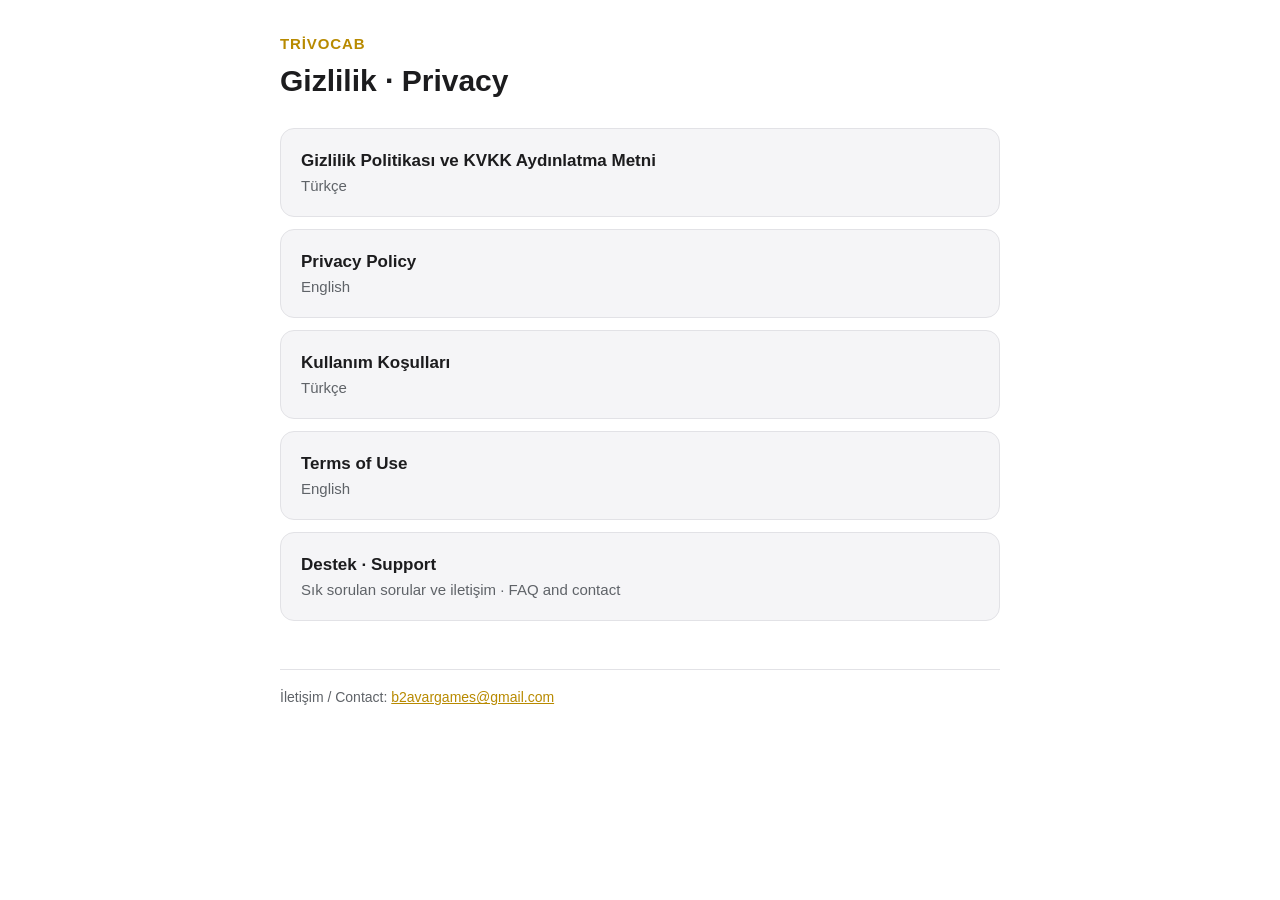
<file: index.html>
<!DOCTYPE html>
<html lang="tr">
<head>
<meta charset="utf-8">
<meta name="viewport" content="width=device-width, initial-scale=1">
<title>Trivocab – Gizlilik ve Destek / Privacy and Support</title>
<link rel="stylesheet" href="style.css">
</head>
<body>
<main>
<header>
  <div class="brand">Trivocab</div>
  <h1>Gizlilik · Privacy</h1>
</header>
<a class="choice" href="tr.html">Gizlilik Politikası ve KVKK Aydınlatma Metni<span>Türkçe</span></a>
<a class="choice" href="en.html">Privacy Policy<span>English</span></a>
<a class="choice" href="terms-tr.html">Kullanım Koşulları<span>Türkçe</span></a>
<a class="choice" href="terms-en.html">Terms of Use<span>English</span></a>
<a class="choice" href="support.html">Destek · Support<span>Sık sorulan sorular ve iletişim · FAQ and contact</span></a>
<footer>İletişim / Contact: <a href="mailto:b2avargames@gmail.com">b2avargames@gmail.com</a></footer>
</main>
</body>
</html>
</file>
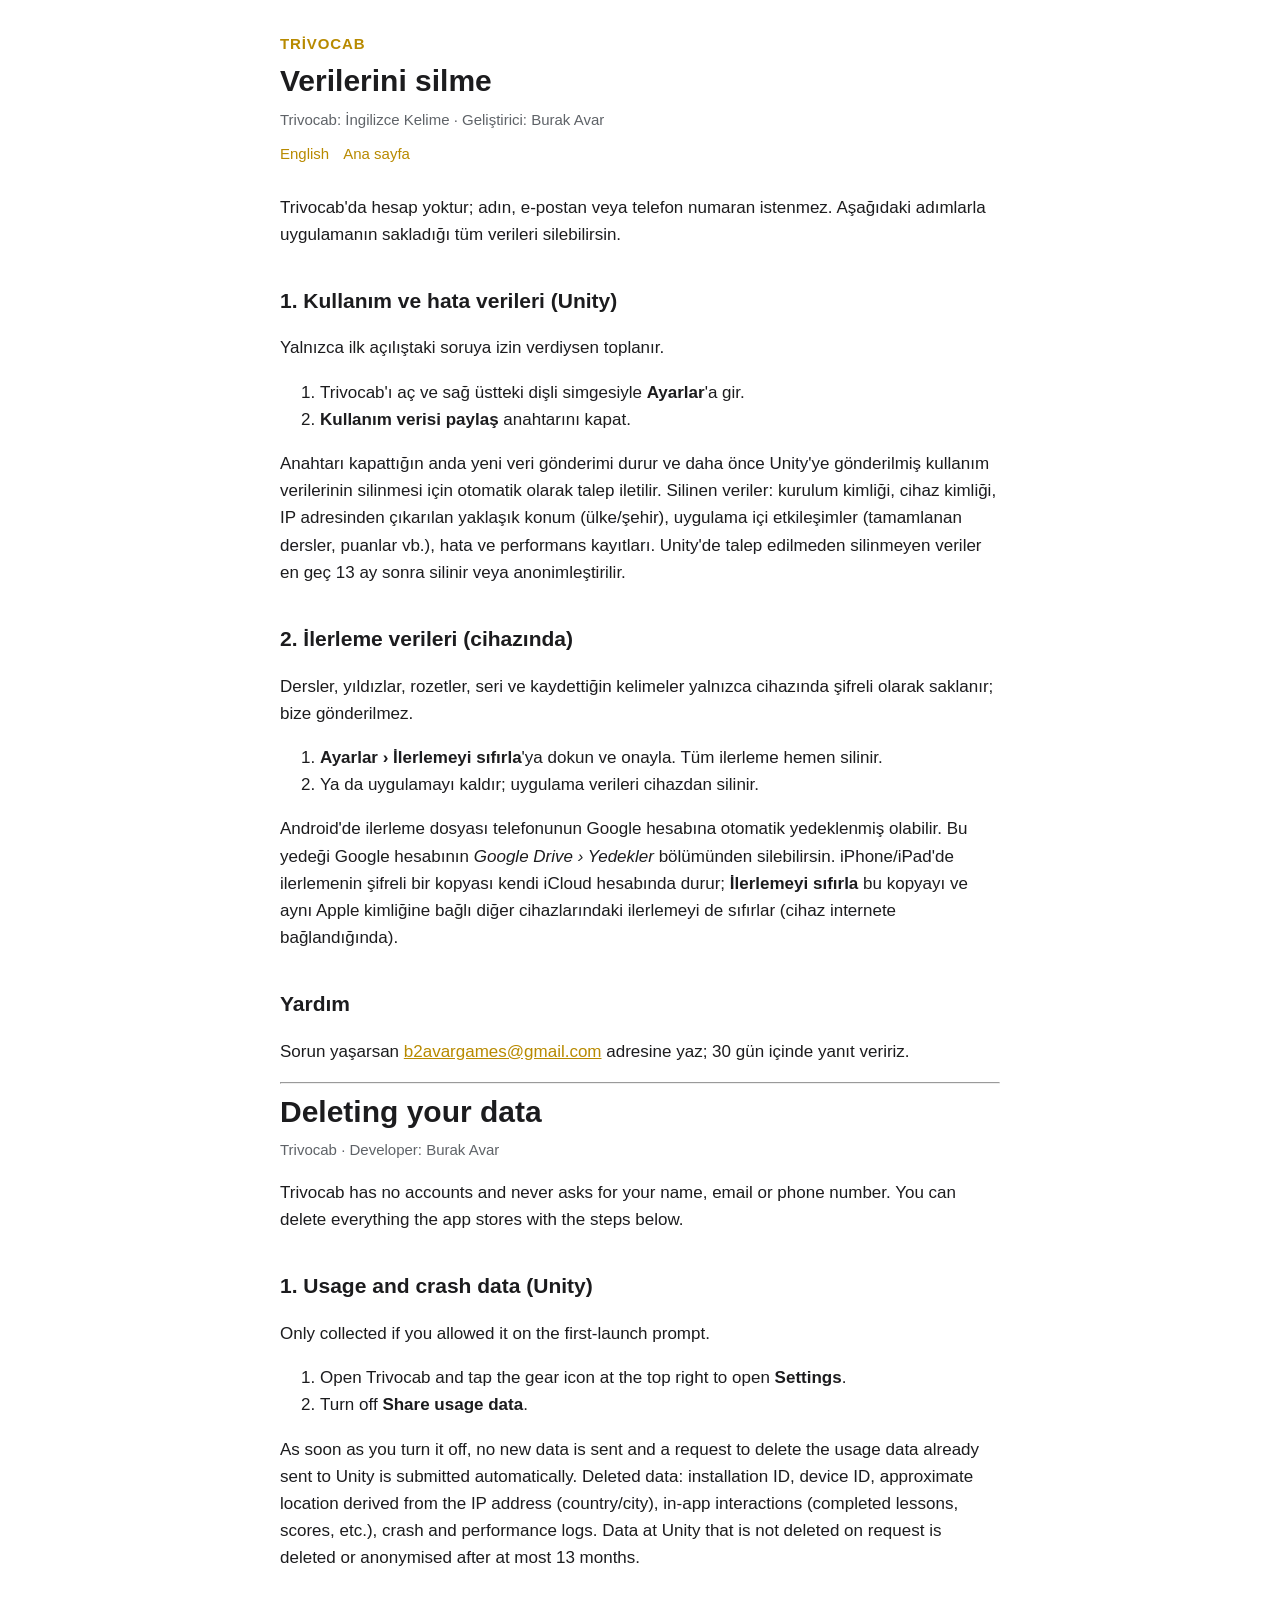
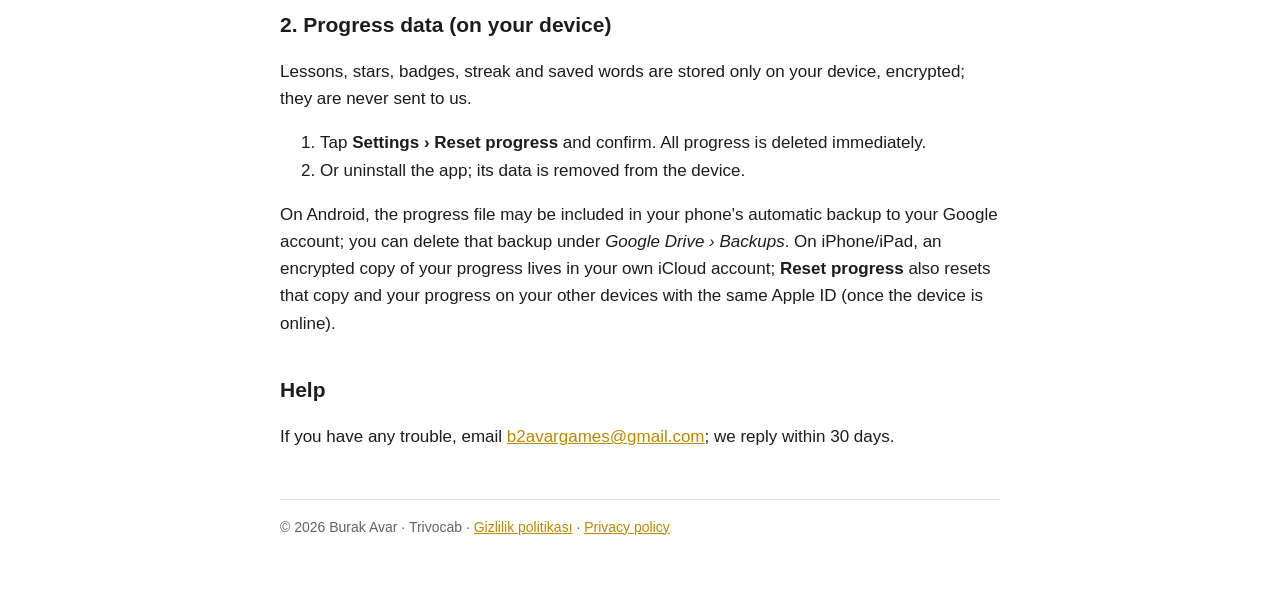
<file: delete.html>
<!DOCTYPE html>
<html lang="tr">
<head>
<meta charset="utf-8">
<meta name="viewport" content="width=device-width, initial-scale=1">
<title>Trivocab – Veri silme / Data deletion</title>
<link rel="stylesheet" href="style.css">
</head>
<body>
<main>
<header>
  <div class="brand">Trivocab</div>
  <h1>Verilerini silme</h1>
  <div class="meta">Trivocab: İngilizce Kelime · Geliştirici: Burak Avar</div>
  <div class="lang"><a href="#en">English</a><a href="index.html">Ana sayfa</a></div>
</header>

<p>Trivocab'da hesap yoktur; adın, e-postan veya telefon numaran istenmez. Aşağıdaki adımlarla uygulamanın sakladığı tüm verileri silebilirsin.</p>

<h2>1. Kullanım ve hata verileri (Unity)</h2>
<p>Yalnızca ilk açılıştaki soruya izin verdiysen toplanır.</p>
<ol>
  <li>Trivocab'ı aç ve sağ üstteki dişli simgesiyle <strong>Ayarlar</strong>'a gir.</li>
  <li><strong>Kullanım verisi paylaş</strong> anahtarını kapat.</li>
</ol>
<p>Anahtarı kapattığın anda yeni veri gönderimi durur ve daha önce Unity'ye gönderilmiş kullanım verilerinin silinmesi için otomatik olarak talep iletilir. Silinen veriler: kurulum kimliği, cihaz kimliği, IP adresinden çıkarılan yaklaşık konum (ülke/şehir), uygulama içi etkileşimler (tamamlanan dersler, puanlar vb.), hata ve performans kayıtları. Unity'de talep edilmeden silinmeyen veriler en geç 13 ay sonra silinir veya anonimleştirilir.</p>

<h2>2. İlerleme verileri (cihazında)</h2>
<p>Dersler, yıldızlar, rozetler, seri ve kaydettiğin kelimeler yalnızca cihazında şifreli olarak saklanır; bize gönderilmez.</p>
<ol>
  <li><strong>Ayarlar › İlerlemeyi sıfırla</strong>'ya dokun ve onayla. Tüm ilerleme hemen silinir.</li>
  <li>Ya da uygulamayı kaldır; uygulama verileri cihazdan silinir.</li>
</ol>
<p>Android'de ilerleme dosyası telefonunun Google hesabına otomatik yedeklenmiş olabilir. Bu yedeği Google hesabının <em>Google Drive › Yedekler</em> bölümünden silebilirsin. iPhone/iPad'de ilerlemenin şifreli bir kopyası kendi iCloud hesabında durur; <strong>İlerlemeyi sıfırla</strong> bu kopyayı ve aynı Apple kimliğine bağlı diğer cihazlarındaki ilerlemeyi de sıfırlar (cihaz internete bağlandığında).</p>

<h2>Yardım</h2>
<p>Sorun yaşarsan <a href="mailto:b2avargames@gmail.com?subject=Trivocab%20veri%20silme">b2avargames@gmail.com</a> adresine yaz; 30 gün içinde yanıt veririz.</p>

<hr id="en">

<h1>Deleting your data</h1>
<div class="meta">Trivocab · Developer: Burak Avar</div>

<p>Trivocab has no accounts and never asks for your name, email or phone number. You can delete everything the app stores with the steps below.</p>

<h2>1. Usage and crash data (Unity)</h2>
<p>Only collected if you allowed it on the first-launch prompt.</p>
<ol>
  <li>Open Trivocab and tap the gear icon at the top right to open <strong>Settings</strong>.</li>
  <li>Turn off <strong>Share usage data</strong>.</li>
</ol>
<p>As soon as you turn it off, no new data is sent and a request to delete the usage data already sent to Unity is submitted automatically. Deleted data: installation ID, device ID, approximate location derived from the IP address (country/city), in-app interactions (completed lessons, scores, etc.), crash and performance logs. Data at Unity that is not deleted on request is deleted or anonymised after at most 13 months.</p>

<h2>2. Progress data (on your device)</h2>
<p>Lessons, stars, badges, streak and saved words are stored only on your device, encrypted; they are never sent to us.</p>
<ol>
  <li>Tap <strong>Settings › Reset progress</strong> and confirm. All progress is deleted immediately.</li>
  <li>Or uninstall the app; its data is removed from the device.</li>
</ol>
<p>On Android, the progress file may be included in your phone's automatic backup to your Google account; you can delete that backup under <em>Google Drive › Backups</em>. On iPhone/iPad, an encrypted copy of your progress lives in your own iCloud account; <strong>Reset progress</strong> also resets that copy and your progress on your other devices with the same Apple ID (once the device is online).</p>

<h2>Help</h2>
<p>If you have any trouble, email <a href="mailto:b2avargames@gmail.com?subject=Trivocab%20data%20deletion">b2avargames@gmail.com</a>; we reply within 30 days.</p>

<footer>© 2026 Burak Avar · Trivocab · <a href="tr.html">Gizlilik politikası</a> · <a href="en.html">Privacy policy</a></footer>
</main>
</body>
</html>
</file>
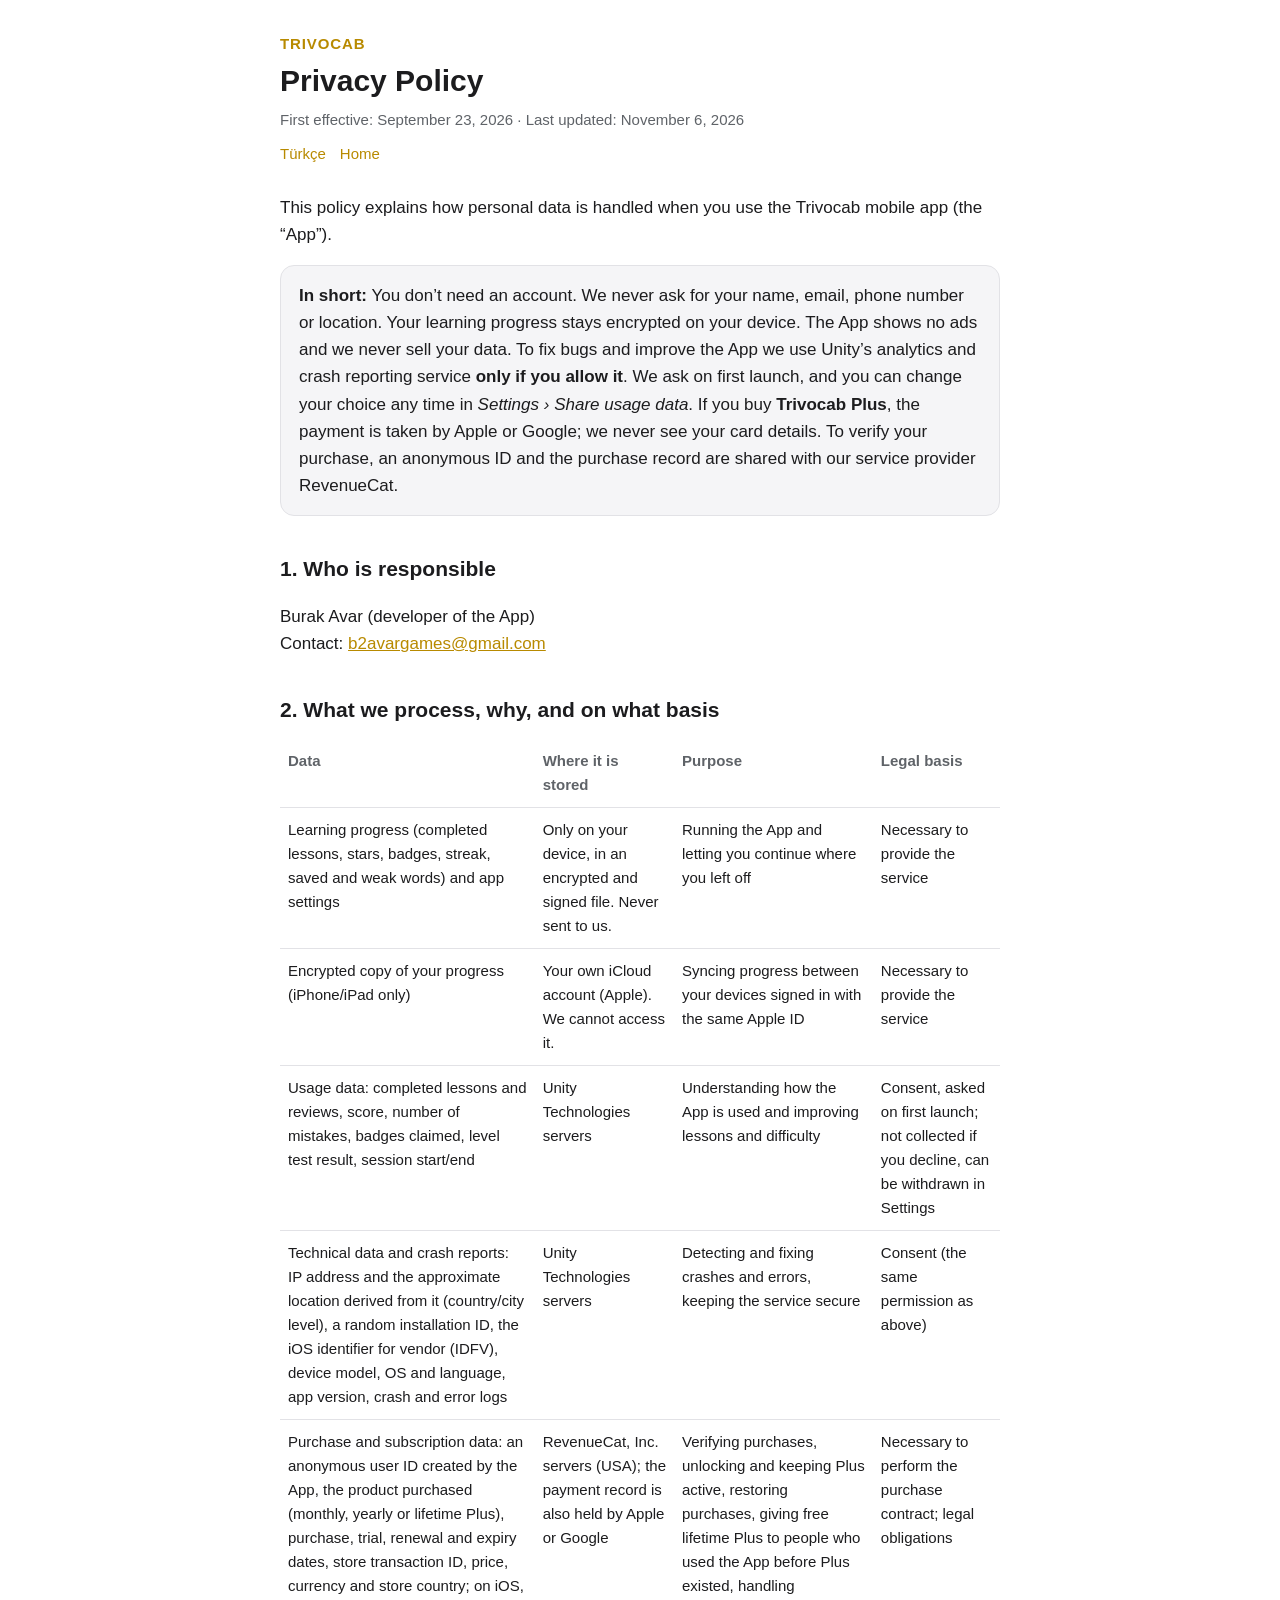
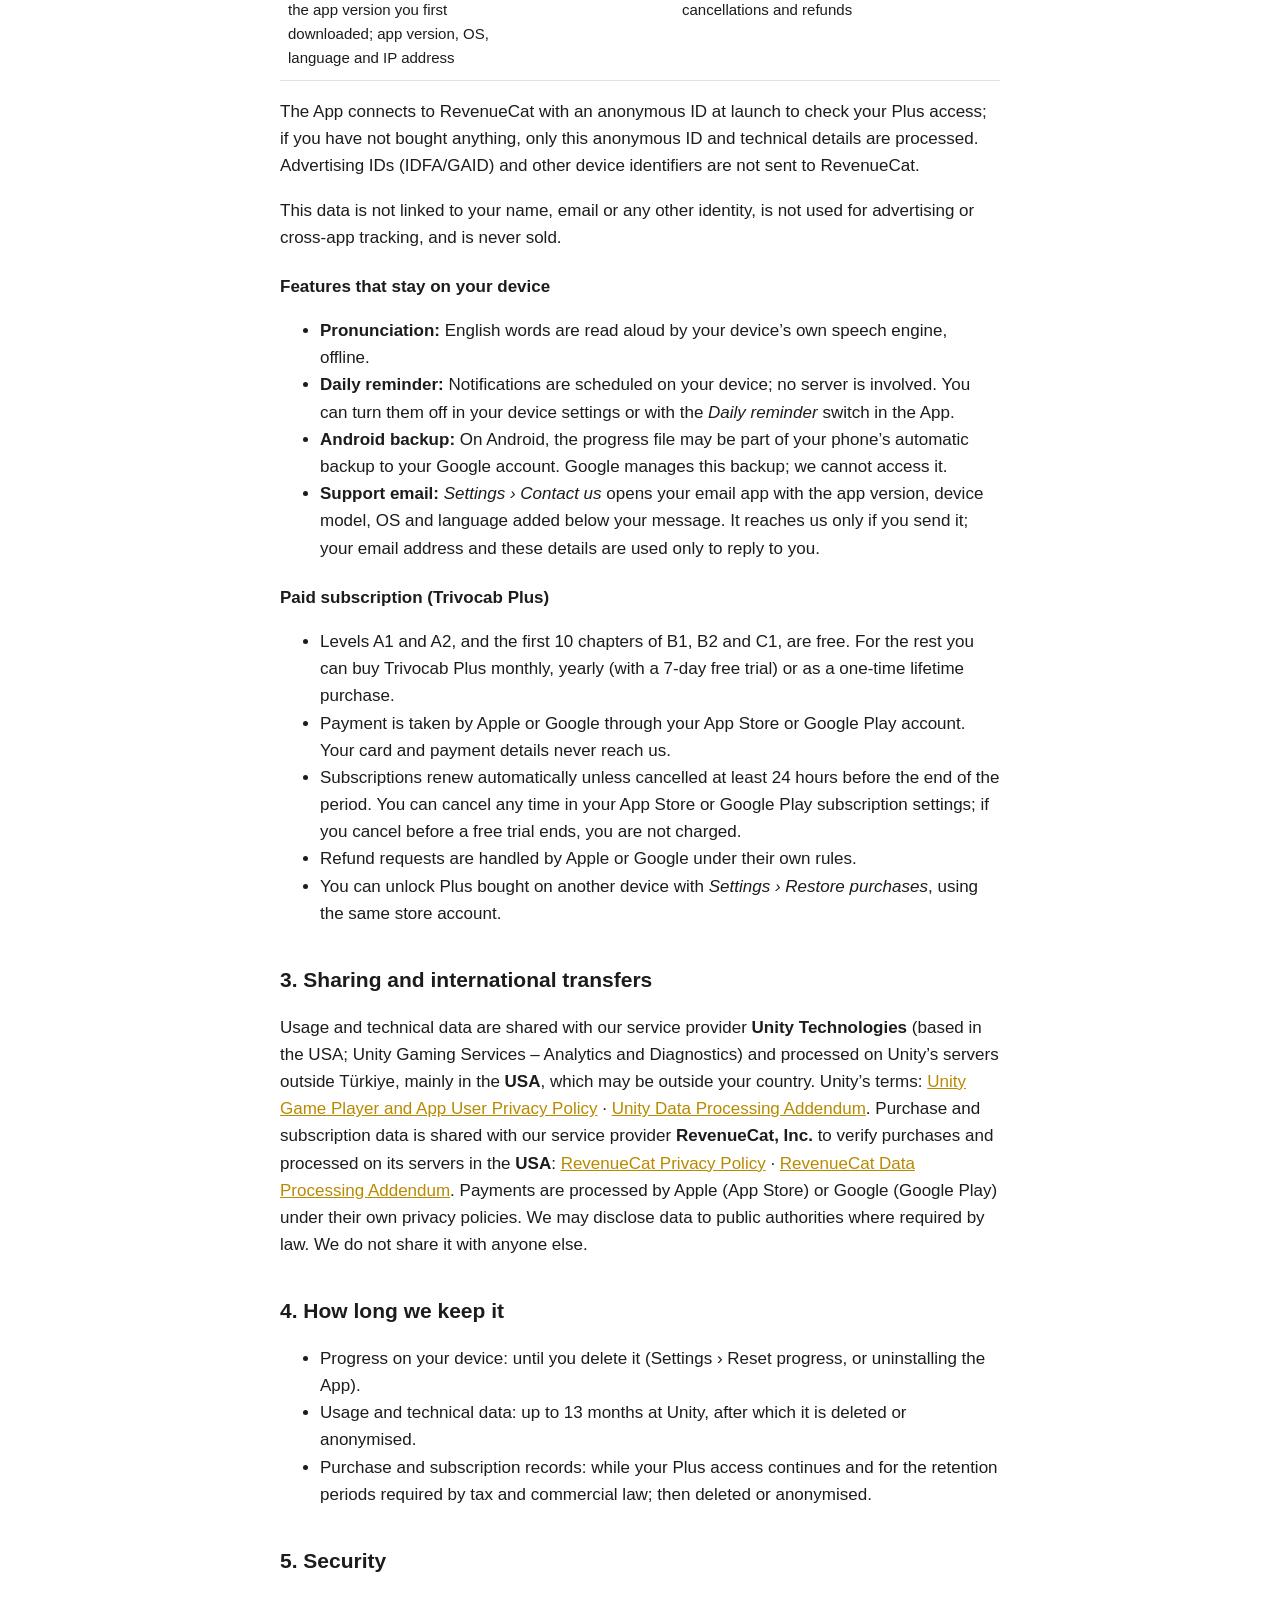
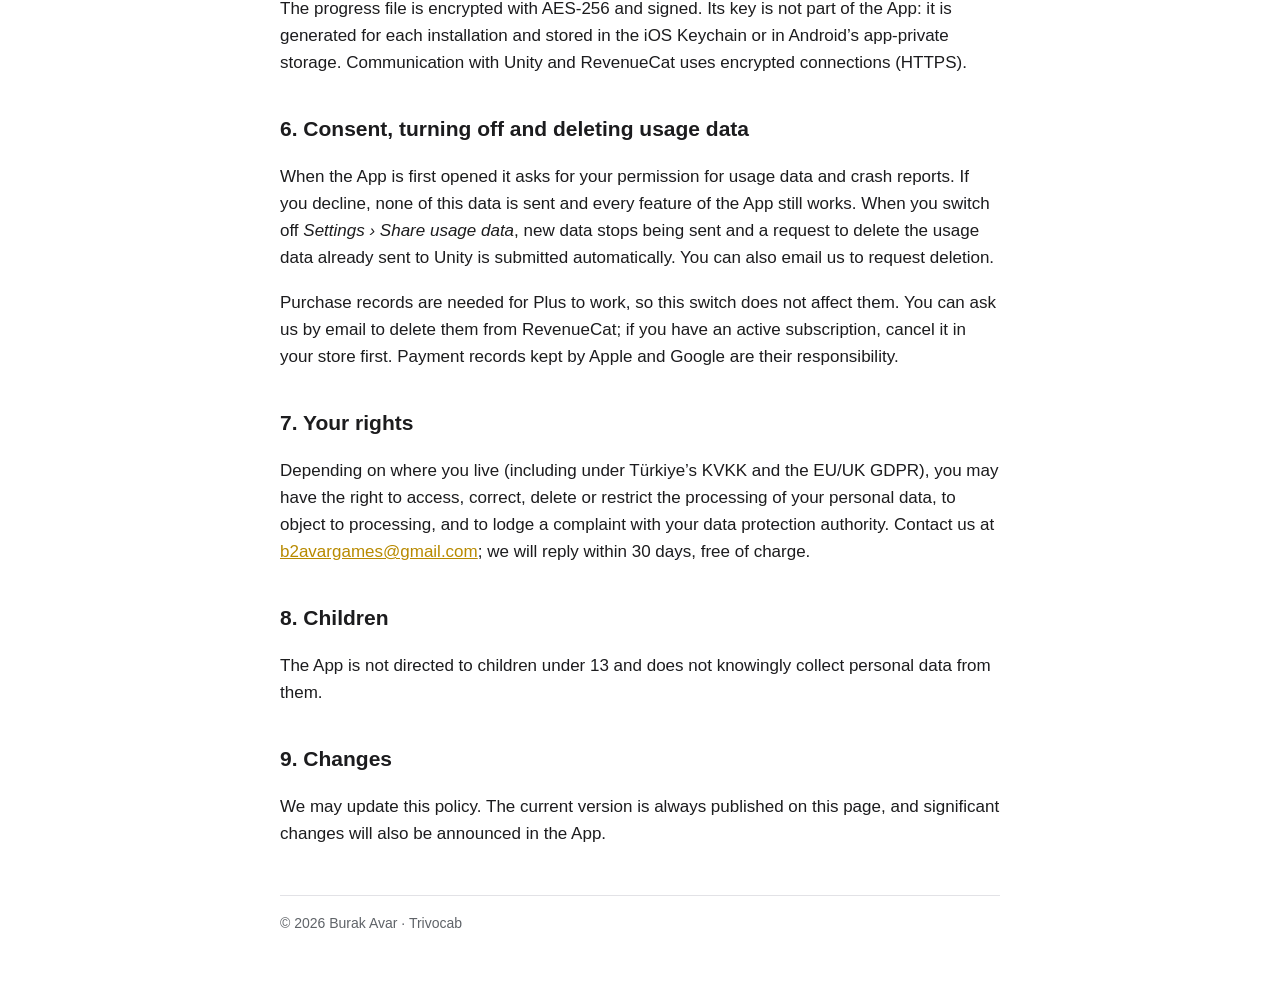
<file: en.html>
<!DOCTYPE html>
<html lang="en">
<head>
<meta charset="utf-8">
<meta name="viewport" content="width=device-width, initial-scale=1">
<title>Trivocab – Privacy Policy</title>
<link rel="stylesheet" href="style.css">
</head>
<body>
<main>
<header>
  <div class="brand">Trivocab</div>
  <h1>Privacy Policy</h1>
  <div class="meta">First effective: September 23, 2026 · Last updated: November 6, 2026</div>
  <div class="lang"><a href="tr.html">Türkçe</a><a href="index.html">Home</a></div>
</header>

<p>This policy explains how personal data is handled when you use the Trivocab mobile app (the “App”).</p>

<div class="card">
  <strong>In short:</strong> You don’t need an account. We never ask for your name, email, phone number or location. Your learning progress stays encrypted on your device. The App shows no ads and we never sell your data. To fix bugs and improve the App we use Unity’s analytics and crash reporting service <strong>only if you allow it</strong>. We ask on first launch, and you can change your choice any time in <em>Settings › Share usage data</em>. If you buy <strong>Trivocab Plus</strong>, the payment is taken by Apple or Google; we never see your card details. To verify your purchase, an anonymous ID and the purchase record are shared with our service provider RevenueCat.
</div>

<h2>1. Who is responsible</h2>
<p>Burak Avar (developer of the App)<br>
Contact: <a href="mailto:b2avargames@gmail.com">b2avargames@gmail.com</a></p>

<h2>2. What we process, why, and on what basis</h2>
<table>
  <tr><th>Data</th><th>Where it is stored</th><th>Purpose</th><th>Legal basis</th></tr>
  <tr>
    <td>Learning progress (completed lessons, stars, badges, streak, saved and weak words) and app settings</td>
    <td>Only on your device, in an encrypted and signed file. Never sent to us.</td>
    <td>Running the App and letting you continue where you left off</td>
    <td>Necessary to provide the service</td>
  </tr>
  <tr>
    <td>Encrypted copy of your progress (iPhone/iPad only)</td>
    <td>Your own iCloud account (Apple). We cannot access it.</td>
    <td>Syncing progress between your devices signed in with the same Apple ID</td>
    <td>Necessary to provide the service</td>
  </tr>
  <tr>
    <td>Usage data: completed lessons and reviews, score, number of mistakes, badges claimed, level test result, session start/end</td>
    <td>Unity Technologies servers</td>
    <td>Understanding how the App is used and improving lessons and difficulty</td>
    <td>Consent, asked on first launch; not collected if you decline, can be withdrawn in Settings</td>
  </tr>
  <tr>
    <td>Technical data and crash reports: IP address and the approximate location derived from it (country/city level), a random installation ID, the iOS identifier for vendor (IDFV), device model, OS and language, app version, crash and error logs</td>
    <td>Unity Technologies servers</td>
    <td>Detecting and fixing crashes and errors, keeping the service secure</td>
    <td>Consent (the same permission as above)</td>
  </tr>
  <tr>
    <td>Purchase and subscription data: an anonymous user ID created by the App, the product purchased (monthly, yearly or lifetime Plus), purchase, trial, renewal and expiry dates, store transaction ID, price, currency and store country; on iOS, the app version you first downloaded; app version, OS, language and IP address</td>
    <td>RevenueCat, Inc. servers (USA); the payment record is also held by Apple or Google</td>
    <td>Verifying purchases, unlocking and keeping Plus active, restoring purchases, giving free lifetime Plus to people who used the App before Plus existed, handling cancellations and refunds</td>
    <td>Necessary to perform the purchase contract; legal obligations</td>
  </tr>
</table>
<p>The App connects to RevenueCat with an anonymous ID at launch to check your Plus access; if you have not bought anything, only this anonymous ID and technical details are processed. Advertising IDs (IDFA/GAID) and other device identifiers are not sent to RevenueCat.</p>
<p>This data is not linked to your name, email or any other identity, is not used for advertising or cross-app tracking, and is never sold.</p>

<h3>Features that stay on your device</h3>
<ul>
  <li><strong>Pronunciation:</strong> English words are read aloud by your device’s own speech engine, offline.</li>
  <li><strong>Daily reminder:</strong> Notifications are scheduled on your device; no server is involved. You can turn them off in your device settings or with the <em>Daily reminder</em> switch in the App.</li>
  <li><strong>Android backup:</strong> On Android, the progress file may be part of your phone’s automatic backup to your Google account. Google manages this backup; we cannot access it.</li>
  <li><strong>Support email:</strong> <em>Settings › Contact us</em> opens your email app with the app version, device model, OS and language added below your message. It reaches us only if you send it; your email address and these details are used only to reply to you.</li>
</ul>

<h3>Paid subscription (Trivocab Plus)</h3>
<ul>
  <li>Levels A1 and A2, and the first 10 chapters of B1, B2 and C1, are free. For the rest you can buy Trivocab Plus monthly, yearly (with a 7-day free trial) or as a one-time lifetime purchase.</li>
  <li>Payment is taken by Apple or Google through your App Store or Google Play account. Your card and payment details never reach us.</li>
  <li>Subscriptions renew automatically unless cancelled at least 24 hours before the end of the period. You can cancel any time in your App Store or Google Play subscription settings; if you cancel before a free trial ends, you are not charged.</li>
  <li>Refund requests are handled by Apple or Google under their own rules.</li>
  <li>You can unlock Plus bought on another device with <em>Settings › Restore purchases</em>, using the same store account.</li>
</ul>

<h2>3. Sharing and international transfers</h2>
<p>Usage and technical data are shared with our service provider <strong>Unity Technologies</strong> (based in the USA; Unity Gaming Services – Analytics and Diagnostics) and processed on Unity’s servers outside Türkiye, mainly in the <strong>USA</strong>, which may be outside your country. Unity’s terms: <a href="https://unity.com/legal/game-player-and-app-user-privacy-policy">Unity Game Player and App User Privacy Policy</a> · <a href="https://unity.com/legal/unity-data-processing-addendum-dpa">Unity Data Processing Addendum</a>. Purchase and subscription data is shared with our service provider <strong>RevenueCat, Inc.</strong> to verify purchases and processed on its servers in the <strong>USA</strong>: <a href="https://www.revenuecat.com/privacy">RevenueCat Privacy Policy</a> · <a href="https://www.revenuecat.com/dpa">RevenueCat Data Processing Addendum</a>. Payments are processed by Apple (App Store) or Google (Google Play) under their own privacy policies. We may disclose data to public authorities where required by law. We do not share it with anyone else.</p>

<h2>4. How long we keep it</h2>
<ul>
  <li>Progress on your device: until you delete it (Settings › Reset progress, or uninstalling the App).</li>
  <li>Usage and technical data: up to 13 months at Unity, after which it is deleted or anonymised.</li>
  <li>Purchase and subscription records: while your Plus access continues and for the retention periods required by tax and commercial law; then deleted or anonymised.</li>
</ul>

<h2>5. Security</h2>
<p>The progress file is encrypted with AES-256 and signed. Its key is not part of the App: it is generated for each installation and stored in the iOS Keychain or in Android’s app-private storage. Communication with Unity and RevenueCat uses encrypted connections (HTTPS).</p>

<h2>6. Consent, turning off and deleting usage data</h2>
<p>When the App is first opened it asks for your permission for usage data and crash reports. If you decline, none of this data is sent and every feature of the App still works. When you switch off <em>Settings › Share usage data</em>, new data stops being sent and a request to delete the usage data already sent to Unity is submitted automatically. You can also email us to request deletion.</p>
<p>Purchase records are needed for Plus to work, so this switch does not affect them. You can ask us by email to delete them from RevenueCat; if you have an active subscription, cancel it in your store first. Payment records kept by Apple and Google are their responsibility.</p>

<h2>7. Your rights</h2>
<p>Depending on where you live (including under Türkiye’s KVKK and the EU/UK GDPR), you may have the right to access, correct, delete or restrict the processing of your personal data, to object to processing, and to lodge a complaint with your data protection authority. Contact us at <a href="mailto:b2avargames@gmail.com">b2avargames@gmail.com</a>; we will reply within 30 days, free of charge.</p>

<h2>8. Children</h2>
<p>The App is not directed to children under 13 and does not knowingly collect personal data from them.</p>

<h2>9. Changes</h2>
<p>We may update this policy. The current version is always published on this page, and significant changes will also be announced in the App.</p>

<footer>© 2026 Burak Avar · Trivocab</footer>
</main>
</body>
</html>
</file>
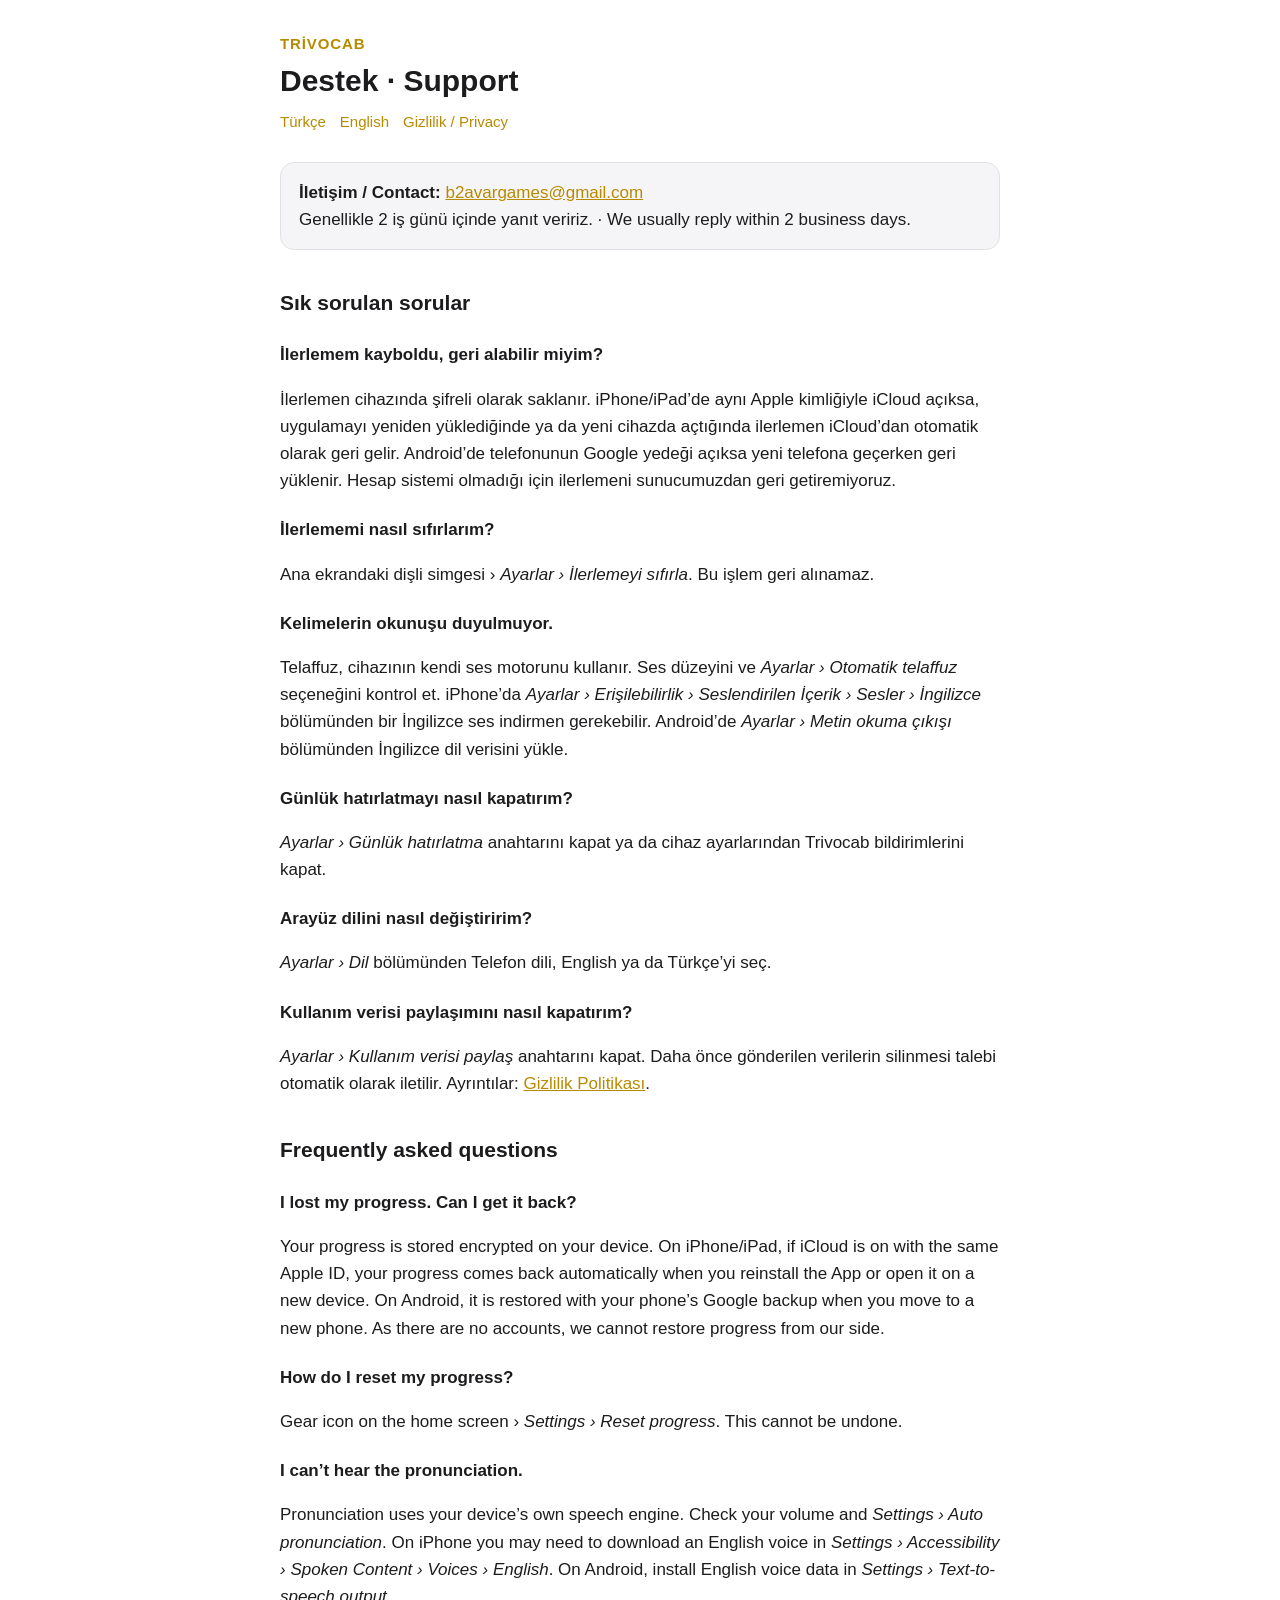
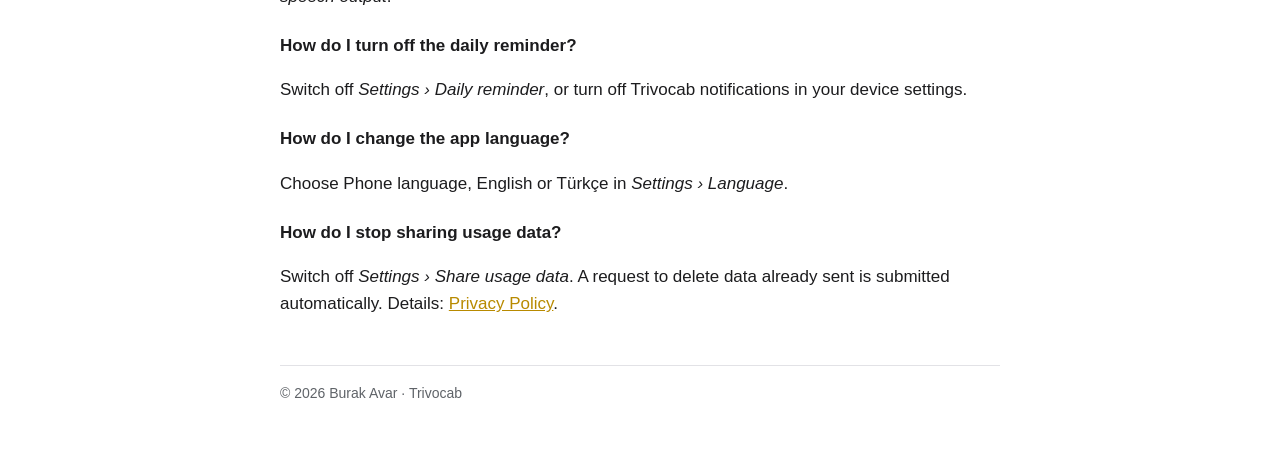
<file: support.html>
<!DOCTYPE html>
<html lang="tr">
<head>
<meta charset="utf-8">
<meta name="viewport" content="width=device-width, initial-scale=1">
<title>Trivocab – Destek / Support</title>
<link rel="stylesheet" href="style.css">
</head>
<body>
<main>
<header>
  <div class="brand">Trivocab</div>
  <h1>Destek · Support</h1>
  <div class="lang"><a href="#tr">Türkçe</a><a href="#en">English</a><a href="index.html">Gizlilik / Privacy</a></div>
</header>

<div class="card">
  <strong>İletişim / Contact:</strong> <a href="mailto:b2avargames@gmail.com">b2avargames@gmail.com</a><br>
  Genellikle 2 iş günü içinde yanıt veririz. · We usually reply within 2 business days.
</div>

<h2 id="tr">Sık sorulan sorular</h2>

<h3>İlerlemem kayboldu, geri alabilir miyim?</h3>
<p>İlerlemen cihazında şifreli olarak saklanır. iPhone/iPad’de aynı Apple kimliğiyle iCloud açıksa, uygulamayı yeniden yüklediğinde ya da yeni cihazda açtığında ilerlemen iCloud’dan otomatik olarak geri gelir. Android’de telefonunun Google yedeği açıksa yeni telefona geçerken geri yüklenir. Hesap sistemi olmadığı için ilerlemeni sunucumuzdan geri getiremiyoruz.</p>

<h3>İlerlememi nasıl sıfırlarım?</h3>
<p>Ana ekrandaki dişli simgesi › <em>Ayarlar › İlerlemeyi sıfırla</em>. Bu işlem geri alınamaz.</p>

<h3>Kelimelerin okunuşu duyulmuyor.</h3>
<p>Telaffuz, cihazının kendi ses motorunu kullanır. Ses düzeyini ve <em>Ayarlar › Otomatik telaffuz</em> seçeneğini kontrol et. iPhone’da <em>Ayarlar › Erişilebilirlik › Seslendirilen İçerik › Sesler › İngilizce</em> bölümünden bir İngilizce ses indirmen gerekebilir. Android’de <em>Ayarlar › Metin okuma çıkışı</em> bölümünden İngilizce dil verisini yükle.</p>

<h3>Günlük hatırlatmayı nasıl kapatırım?</h3>
<p><em>Ayarlar › Günlük hatırlatma</em> anahtarını kapat ya da cihaz ayarlarından Trivocab bildirimlerini kapat.</p>

<h3>Arayüz dilini nasıl değiştiririm?</h3>
<p><em>Ayarlar › Dil</em> bölümünden Telefon dili, English ya da Türkçe’yi seç.</p>

<h3>Kullanım verisi paylaşımını nasıl kapatırım?</h3>
<p><em>Ayarlar › Kullanım verisi paylaş</em> anahtarını kapat. Daha önce gönderilen verilerin silinmesi talebi otomatik olarak iletilir. Ayrıntılar: <a href="tr.html">Gizlilik Politikası</a>.</p>

<h2 id="en">Frequently asked questions</h2>

<h3>I lost my progress. Can I get it back?</h3>
<p>Your progress is stored encrypted on your device. On iPhone/iPad, if iCloud is on with the same Apple ID, your progress comes back automatically when you reinstall the App or open it on a new device. On Android, it is restored with your phone’s Google backup when you move to a new phone. As there are no accounts, we cannot restore progress from our side.</p>

<h3>How do I reset my progress?</h3>
<p>Gear icon on the home screen › <em>Settings › Reset progress</em>. This cannot be undone.</p>

<h3>I can’t hear the pronunciation.</h3>
<p>Pronunciation uses your device’s own speech engine. Check your volume and <em>Settings › Auto pronunciation</em>. On iPhone you may need to download an English voice in <em>Settings › Accessibility › Spoken Content › Voices › English</em>. On Android, install English voice data in <em>Settings › Text-to-speech output</em>.</p>

<h3>How do I turn off the daily reminder?</h3>
<p>Switch off <em>Settings › Daily reminder</em>, or turn off Trivocab notifications in your device settings.</p>

<h3>How do I change the app language?</h3>
<p>Choose Phone language, English or Türkçe in <em>Settings › Language</em>.</p>

<h3>How do I stop sharing usage data?</h3>
<p>Switch off <em>Settings › Share usage data</em>. A request to delete data already sent is submitted automatically. Details: <a href="en.html">Privacy Policy</a>.</p>

<footer>© 2026 Burak Avar · Trivocab</footer>
</main>
</body>
</html>
</file>
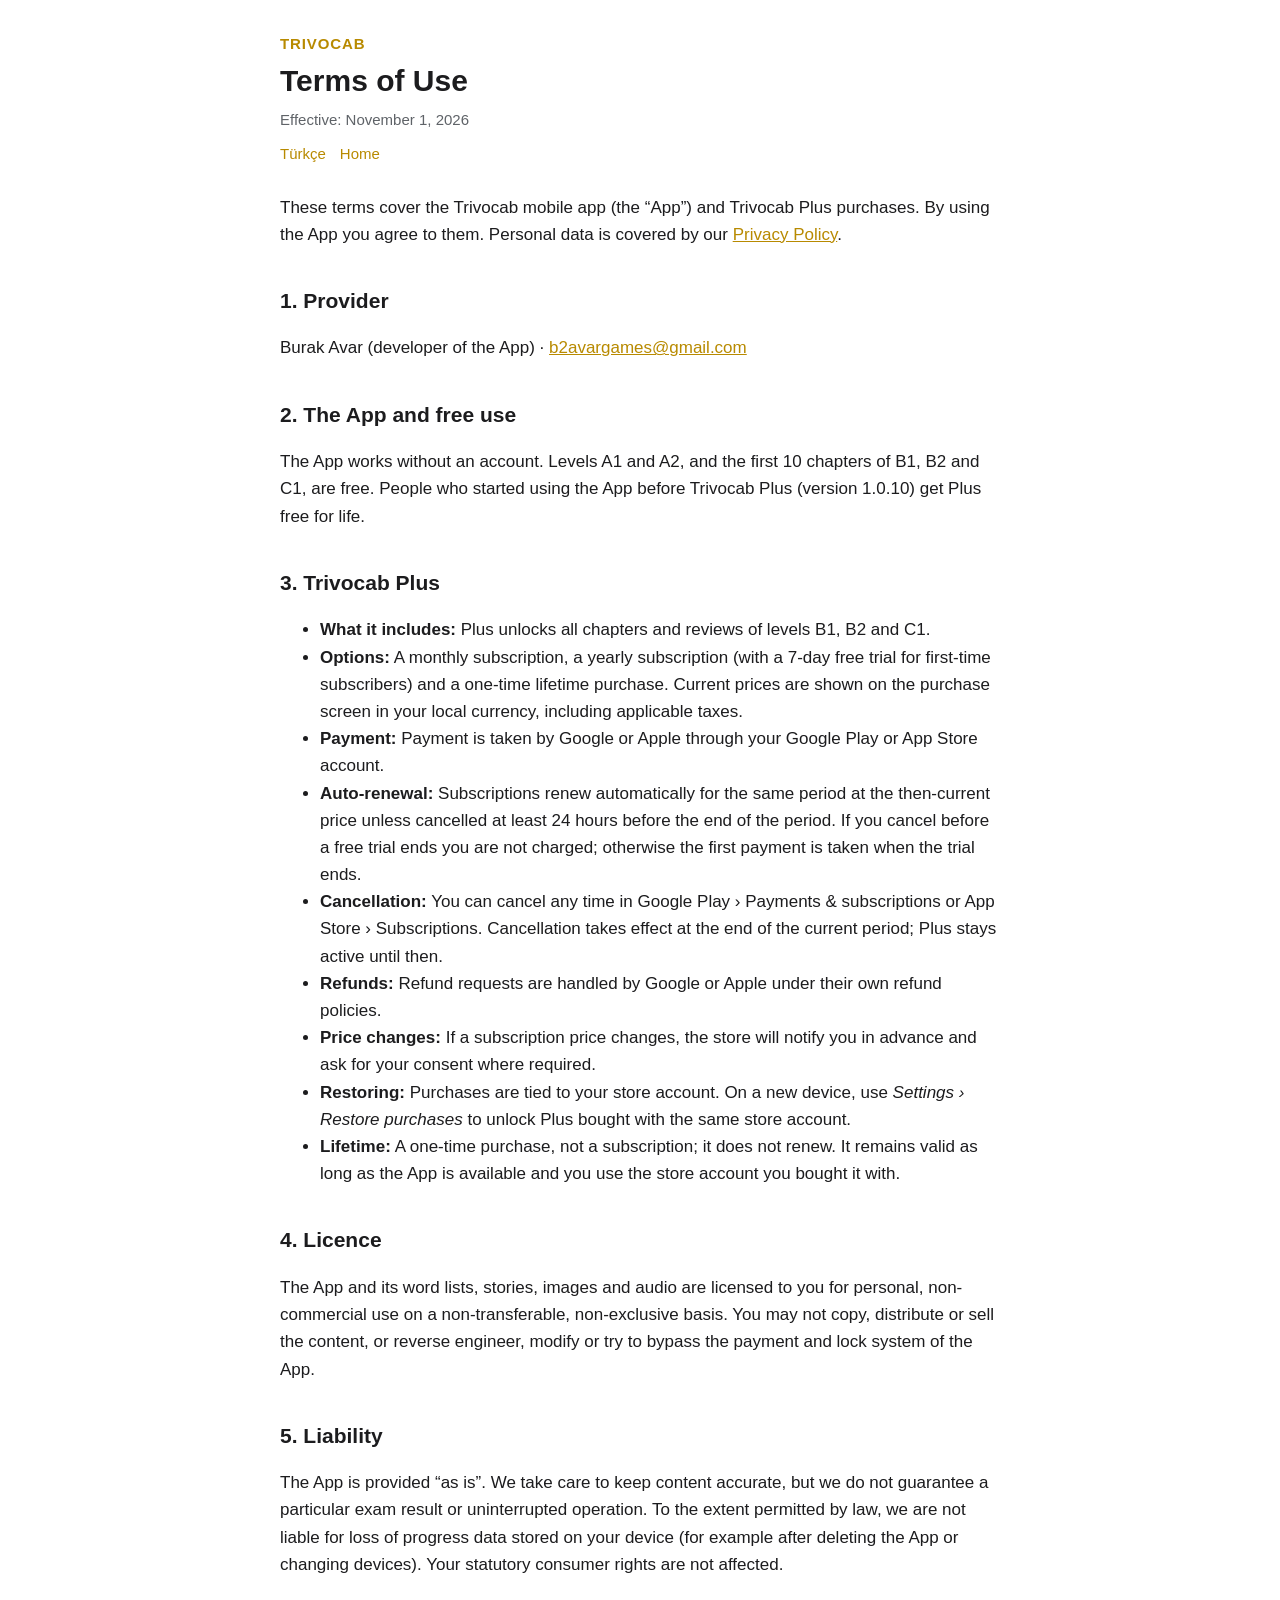
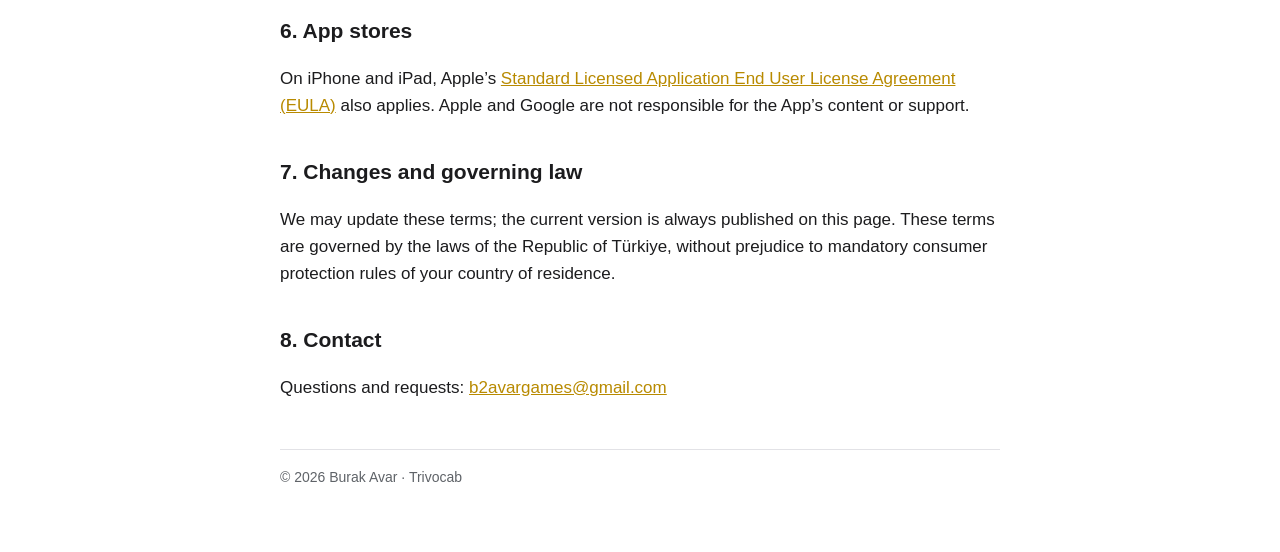
<file: terms-en.html>
<!DOCTYPE html>
<html lang="en">
<head>
<meta charset="utf-8">
<meta name="viewport" content="width=device-width, initial-scale=1">
<title>Trivocab – Terms of Use</title>
<link rel="stylesheet" href="style.css">
</head>
<body>
<main>
<header>
  <div class="brand">Trivocab</div>
  <h1>Terms of Use</h1>
  <div class="meta">Effective: November 1, 2026</div>
  <div class="lang"><a href="terms-tr.html">Türkçe</a><a href="index.html">Home</a></div>
</header>

<p>These terms cover the Trivocab mobile app (the “App”) and Trivocab Plus purchases. By using the App you agree to them. Personal data is covered by our <a href="en.html">Privacy Policy</a>.</p>

<h2>1. Provider</h2>
<p>Burak Avar (developer of the App) · <a href="mailto:b2avargames@gmail.com">b2avargames@gmail.com</a></p>

<h2>2. The App and free use</h2>
<p>The App works without an account. Levels A1 and A2, and the first 10 chapters of B1, B2 and C1, are free. People who started using the App before Trivocab Plus (version 1.0.10) get Plus free for life.</p>

<h2>3. Trivocab Plus</h2>
<ul>
  <li><strong>What it includes:</strong> Plus unlocks all chapters and reviews of levels B1, B2 and C1.</li>
  <li><strong>Options:</strong> A monthly subscription, a yearly subscription (with a 7-day free trial for first-time subscribers) and a one-time lifetime purchase. Current prices are shown on the purchase screen in your local currency, including applicable taxes.</li>
  <li><strong>Payment:</strong> Payment is taken by Google or Apple through your Google Play or App Store account.</li>
  <li><strong>Auto-renewal:</strong> Subscriptions renew automatically for the same period at the then-current price unless cancelled at least 24 hours before the end of the period. If you cancel before a free trial ends you are not charged; otherwise the first payment is taken when the trial ends.</li>
  <li><strong>Cancellation:</strong> You can cancel any time in Google Play › Payments &amp; subscriptions or App Store › Subscriptions. Cancellation takes effect at the end of the current period; Plus stays active until then.</li>
  <li><strong>Refunds:</strong> Refund requests are handled by Google or Apple under their own refund policies.</li>
  <li><strong>Price changes:</strong> If a subscription price changes, the store will notify you in advance and ask for your consent where required.</li>
  <li><strong>Restoring:</strong> Purchases are tied to your store account. On a new device, use <em>Settings › Restore purchases</em> to unlock Plus bought with the same store account.</li>
  <li><strong>Lifetime:</strong> A one-time purchase, not a subscription; it does not renew. It remains valid as long as the App is available and you use the store account you bought it with.</li>
</ul>

<h2>4. Licence</h2>
<p>The App and its word lists, stories, images and audio are licensed to you for personal, non-commercial use on a non-transferable, non-exclusive basis. You may not copy, distribute or sell the content, or reverse engineer, modify or try to bypass the payment and lock system of the App.</p>

<h2>5. Liability</h2>
<p>The App is provided “as is”. We take care to keep content accurate, but we do not guarantee a particular exam result or uninterrupted operation. To the extent permitted by law, we are not liable for loss of progress data stored on your device (for example after deleting the App or changing devices). Your statutory consumer rights are not affected.</p>

<h2>6. App stores</h2>
<p>On iPhone and iPad, Apple’s <a href="https://www.apple.com/legal/internet-services/itunes/dev/stdeula/">Standard Licensed Application End User License Agreement (EULA)</a> also applies. Apple and Google are not responsible for the App’s content or support.</p>

<h2>7. Changes and governing law</h2>
<p>We may update these terms; the current version is always published on this page. These terms are governed by the laws of the Republic of Türkiye, without prejudice to mandatory consumer protection rules of your country of residence.</p>

<h2>8. Contact</h2>
<p>Questions and requests: <a href="mailto:b2avargames@gmail.com">b2avargames@gmail.com</a></p>

<footer>© 2026 Burak Avar · Trivocab</footer>
</main>
</body>
</html>
</file>
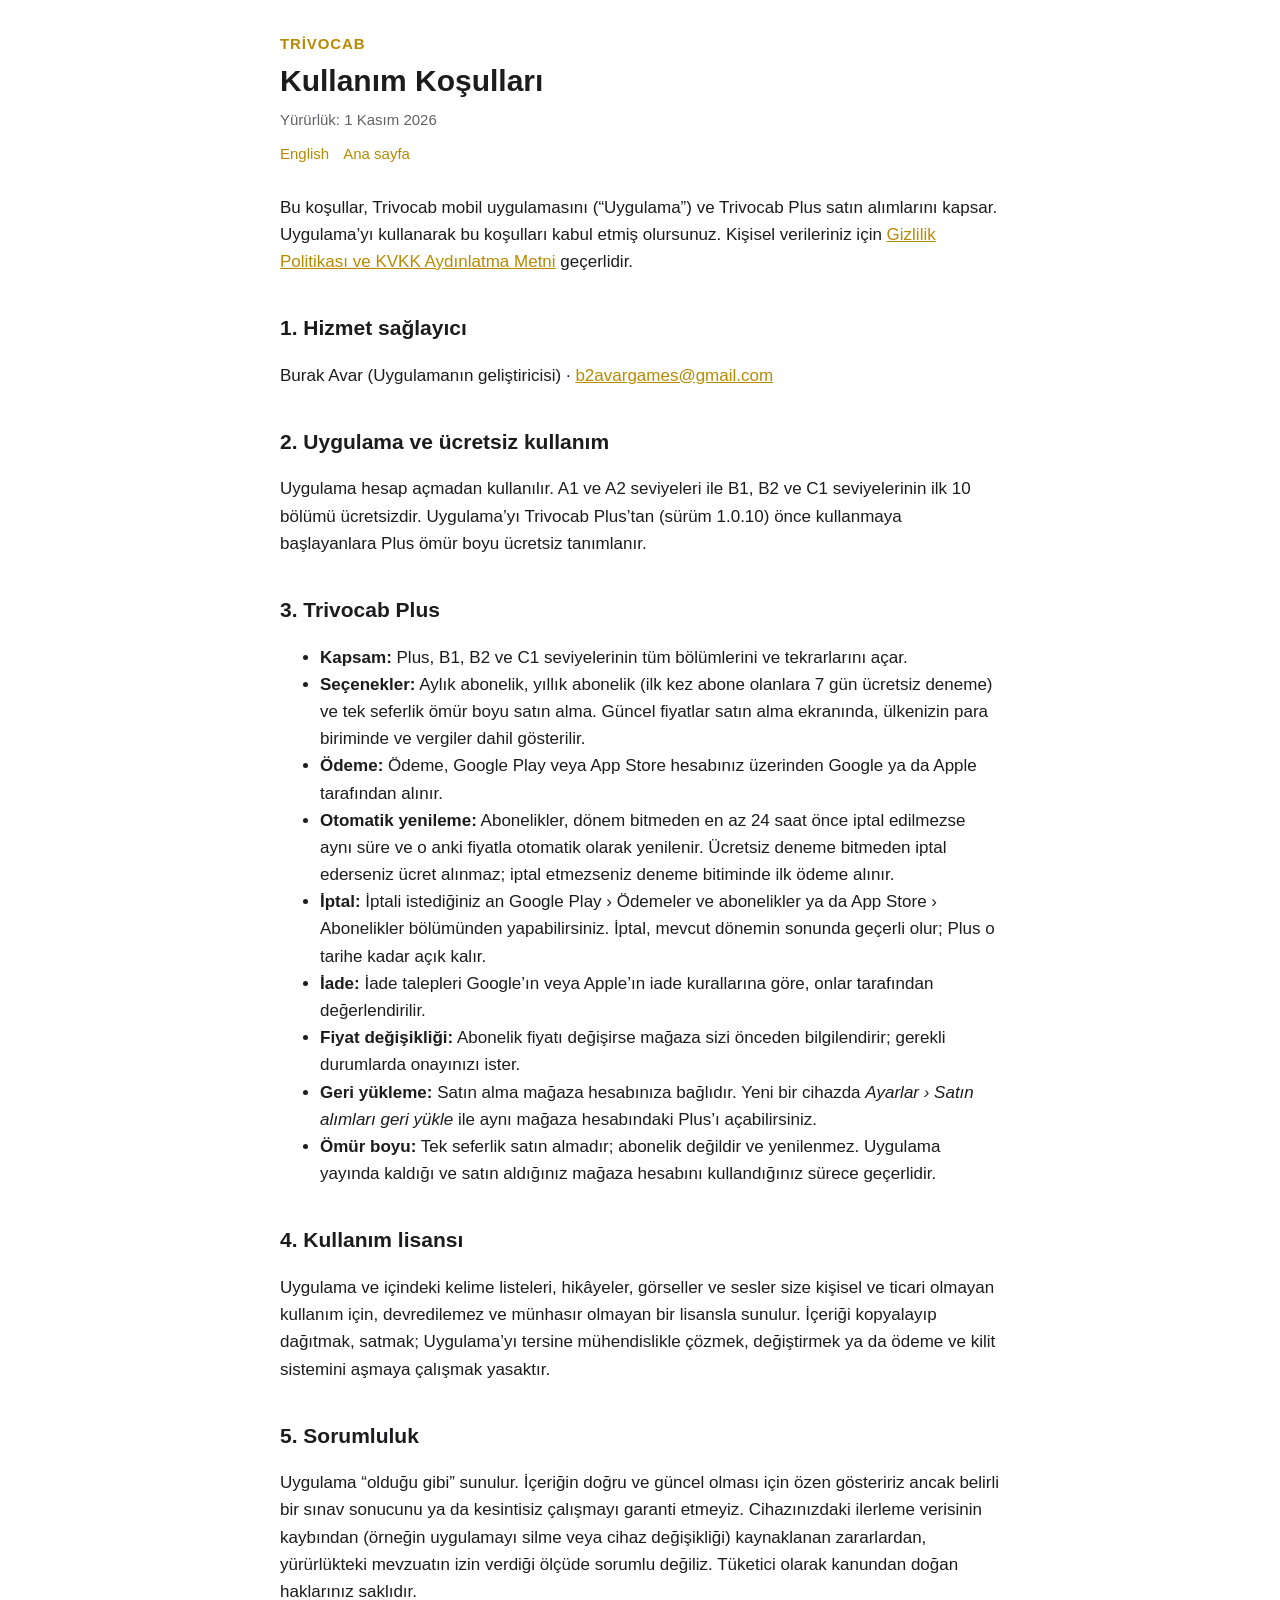
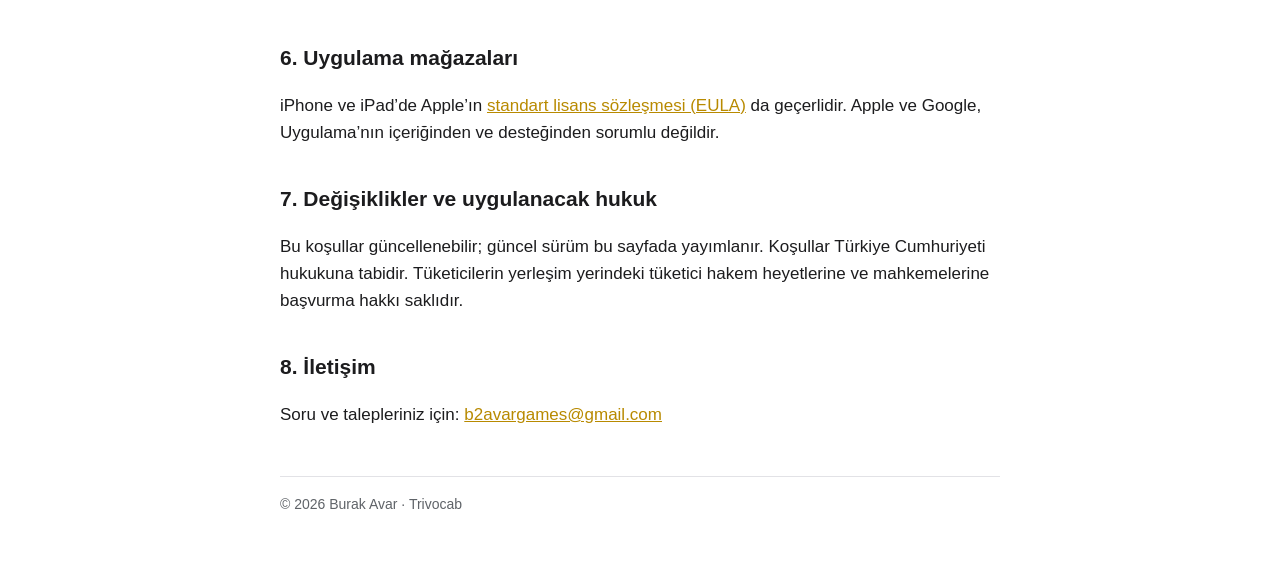
<file: terms-tr.html>
<!DOCTYPE html>
<html lang="tr">
<head>
<meta charset="utf-8">
<meta name="viewport" content="width=device-width, initial-scale=1">
<title>Trivocab – Kullanım Koşulları</title>
<link rel="stylesheet" href="style.css">
</head>
<body>
<main>
<header>
  <div class="brand">Trivocab</div>
  <h1>Kullanım Koşulları</h1>
  <div class="meta">Yürürlük: 1 Kasım 2026</div>
  <div class="lang"><a href="terms-en.html">English</a><a href="index.html">Ana sayfa</a></div>
</header>

<p>Bu koşullar, Trivocab mobil uygulamasını (“Uygulama”) ve Trivocab Plus satın alımlarını kapsar. Uygulama’yı kullanarak bu koşulları kabul etmiş olursunuz. Kişisel verileriniz için <a href="tr.html">Gizlilik Politikası ve KVKK Aydınlatma Metni</a> geçerlidir.</p>

<h2>1. Hizmet sağlayıcı</h2>
<p>Burak Avar (Uygulamanın geliştiricisi) · <a href="mailto:b2avargames@gmail.com">b2avargames@gmail.com</a></p>

<h2>2. Uygulama ve ücretsiz kullanım</h2>
<p>Uygulama hesap açmadan kullanılır. A1 ve A2 seviyeleri ile B1, B2 ve C1 seviyelerinin ilk 10 bölümü ücretsizdir. Uygulama’yı Trivocab Plus’tan (sürüm 1.0.10) önce kullanmaya başlayanlara Plus ömür boyu ücretsiz tanımlanır.</p>

<h2>3. Trivocab Plus</h2>
<ul>
  <li><strong>Kapsam:</strong> Plus, B1, B2 ve C1 seviyelerinin tüm bölümlerini ve tekrarlarını açar.</li>
  <li><strong>Seçenekler:</strong> Aylık abonelik, yıllık abonelik (ilk kez abone olanlara 7 gün ücretsiz deneme) ve tek seferlik ömür boyu satın alma. Güncel fiyatlar satın alma ekranında, ülkenizin para biriminde ve vergiler dahil gösterilir.</li>
  <li><strong>Ödeme:</strong> Ödeme, Google Play veya App Store hesabınız üzerinden Google ya da Apple tarafından alınır.</li>
  <li><strong>Otomatik yenileme:</strong> Abonelikler, dönem bitmeden en az 24 saat önce iptal edilmezse aynı süre ve o anki fiyatla otomatik olarak yenilenir. Ücretsiz deneme bitmeden iptal ederseniz ücret alınmaz; iptal etmezseniz deneme bitiminde ilk ödeme alınır.</li>
  <li><strong>İptal:</strong> İptali istediğiniz an Google Play › Ödemeler ve abonelikler ya da App Store › Abonelikler bölümünden yapabilirsiniz. İptal, mevcut dönemin sonunda geçerli olur; Plus o tarihe kadar açık kalır.</li>
  <li><strong>İade:</strong> İade talepleri Google’ın veya Apple’ın iade kurallarına göre, onlar tarafından değerlendirilir.</li>
  <li><strong>Fiyat değişikliği:</strong> Abonelik fiyatı değişirse mağaza sizi önceden bilgilendirir; gerekli durumlarda onayınızı ister.</li>
  <li><strong>Geri yükleme:</strong> Satın alma mağaza hesabınıza bağlıdır. Yeni bir cihazda <em>Ayarlar › Satın alımları geri yükle</em> ile aynı mağaza hesabındaki Plus’ı açabilirsiniz.</li>
  <li><strong>Ömür boyu:</strong> Tek seferlik satın almadır; abonelik değildir ve yenilenmez. Uygulama yayında kaldığı ve satın aldığınız mağaza hesabını kullandığınız sürece geçerlidir.</li>
</ul>

<h2>4. Kullanım lisansı</h2>
<p>Uygulama ve içindeki kelime listeleri, hikâyeler, görseller ve sesler size kişisel ve ticari olmayan kullanım için, devredilemez ve münhasır olmayan bir lisansla sunulur. İçeriği kopyalayıp dağıtmak, satmak; Uygulama’yı tersine mühendislikle çözmek, değiştirmek ya da ödeme ve kilit sistemini aşmaya çalışmak yasaktır.</p>

<h2>5. Sorumluluk</h2>
<p>Uygulama “olduğu gibi” sunulur. İçeriğin doğru ve güncel olması için özen gösteririz ancak belirli bir sınav sonucunu ya da kesintisiz çalışmayı garanti etmeyiz. Cihazınızdaki ilerleme verisinin kaybından (örneğin uygulamayı silme veya cihaz değişikliği) kaynaklanan zararlardan, yürürlükteki mevzuatın izin verdiği ölçüde sorumlu değiliz. Tüketici olarak kanundan doğan haklarınız saklıdır.</p>

<h2>6. Uygulama mağazaları</h2>
<p>iPhone ve iPad’de Apple’ın <a href="https://www.apple.com/legal/internet-services/itunes/dev/stdeula/">standart lisans sözleşmesi (EULA)</a> da geçerlidir. Apple ve Google, Uygulama’nın içeriğinden ve desteğinden sorumlu değildir.</p>

<h2>7. Değişiklikler ve uygulanacak hukuk</h2>
<p>Bu koşullar güncellenebilir; güncel sürüm bu sayfada yayımlanır. Koşullar Türkiye Cumhuriyeti hukukuna tabidir. Tüketicilerin yerleşim yerindeki tüketici hakem heyetlerine ve mahkemelerine başvurma hakkı saklıdır.</p>

<h2>8. İletişim</h2>
<p>Soru ve talepleriniz için: <a href="mailto:b2avargames@gmail.com">b2avargames@gmail.com</a></p>

<footer>© 2026 Burak Avar · Trivocab</footer>
</main>
</body>
</html>
</file>
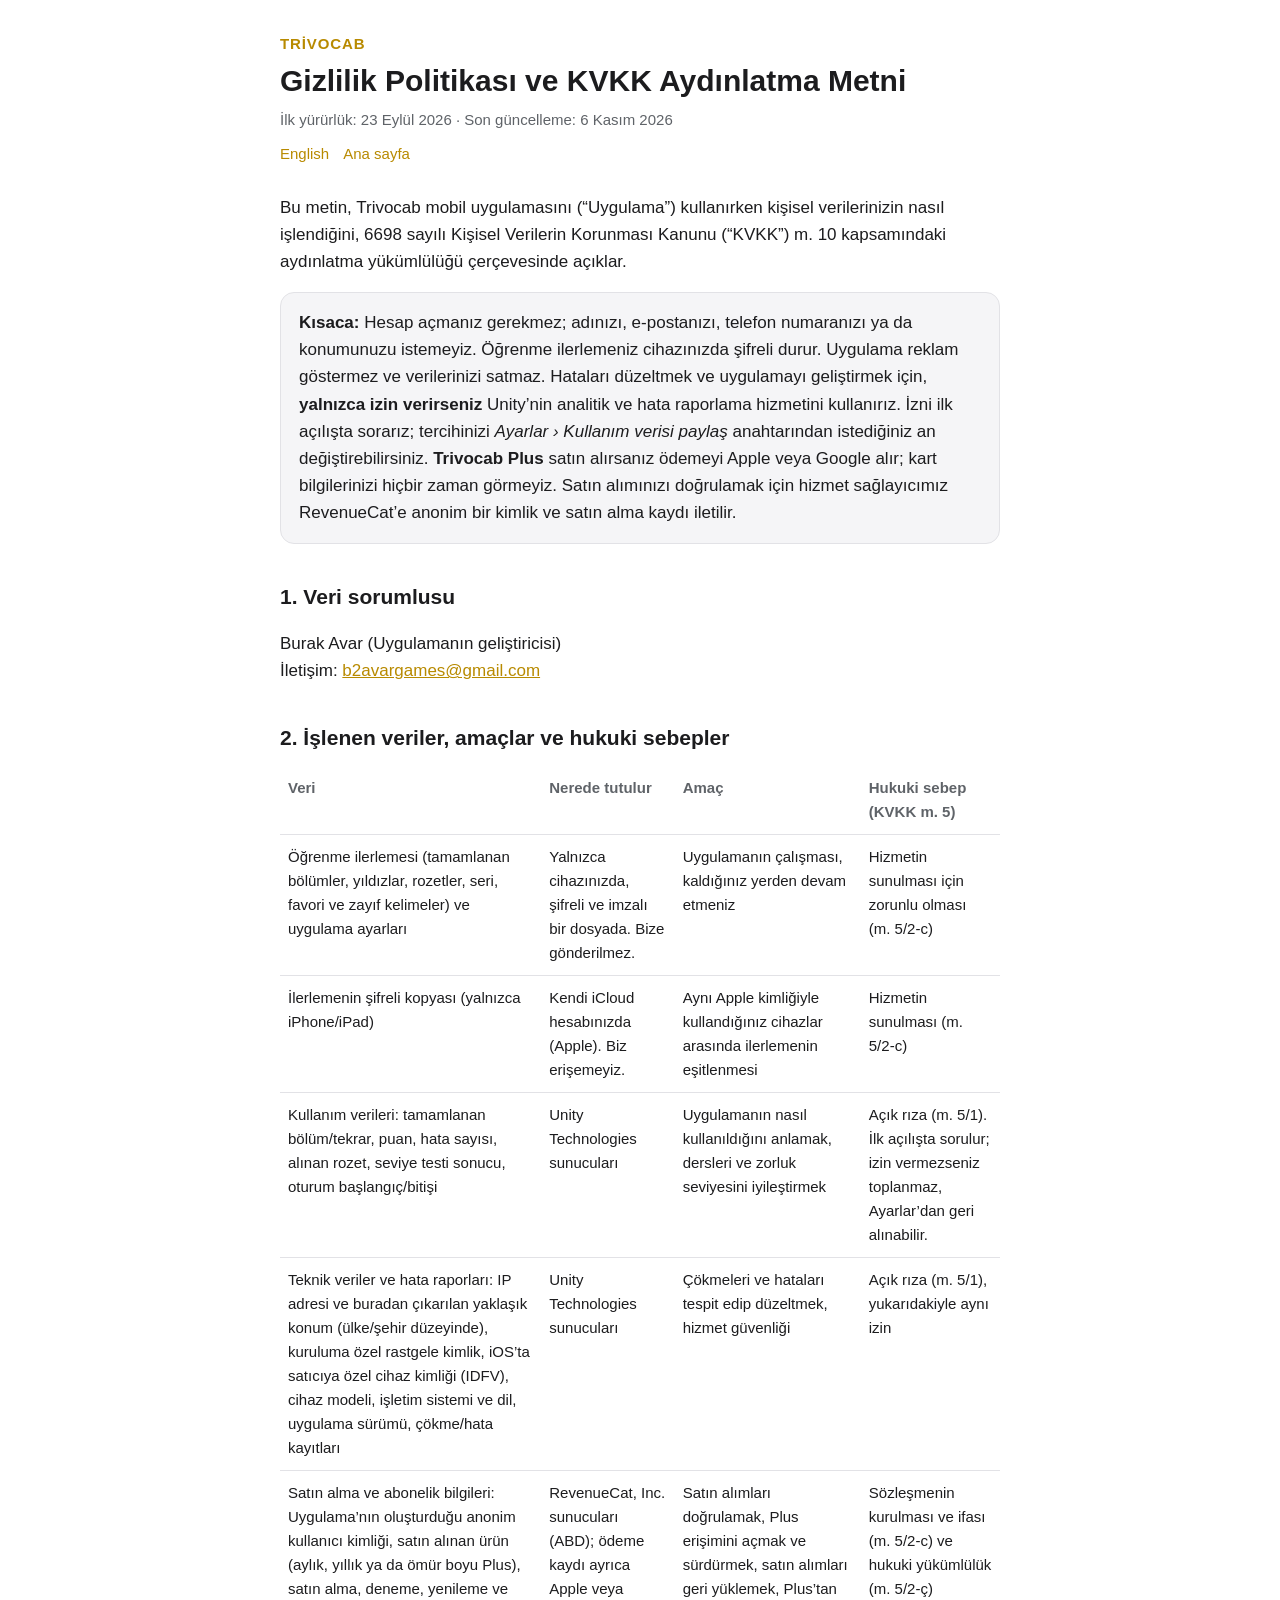
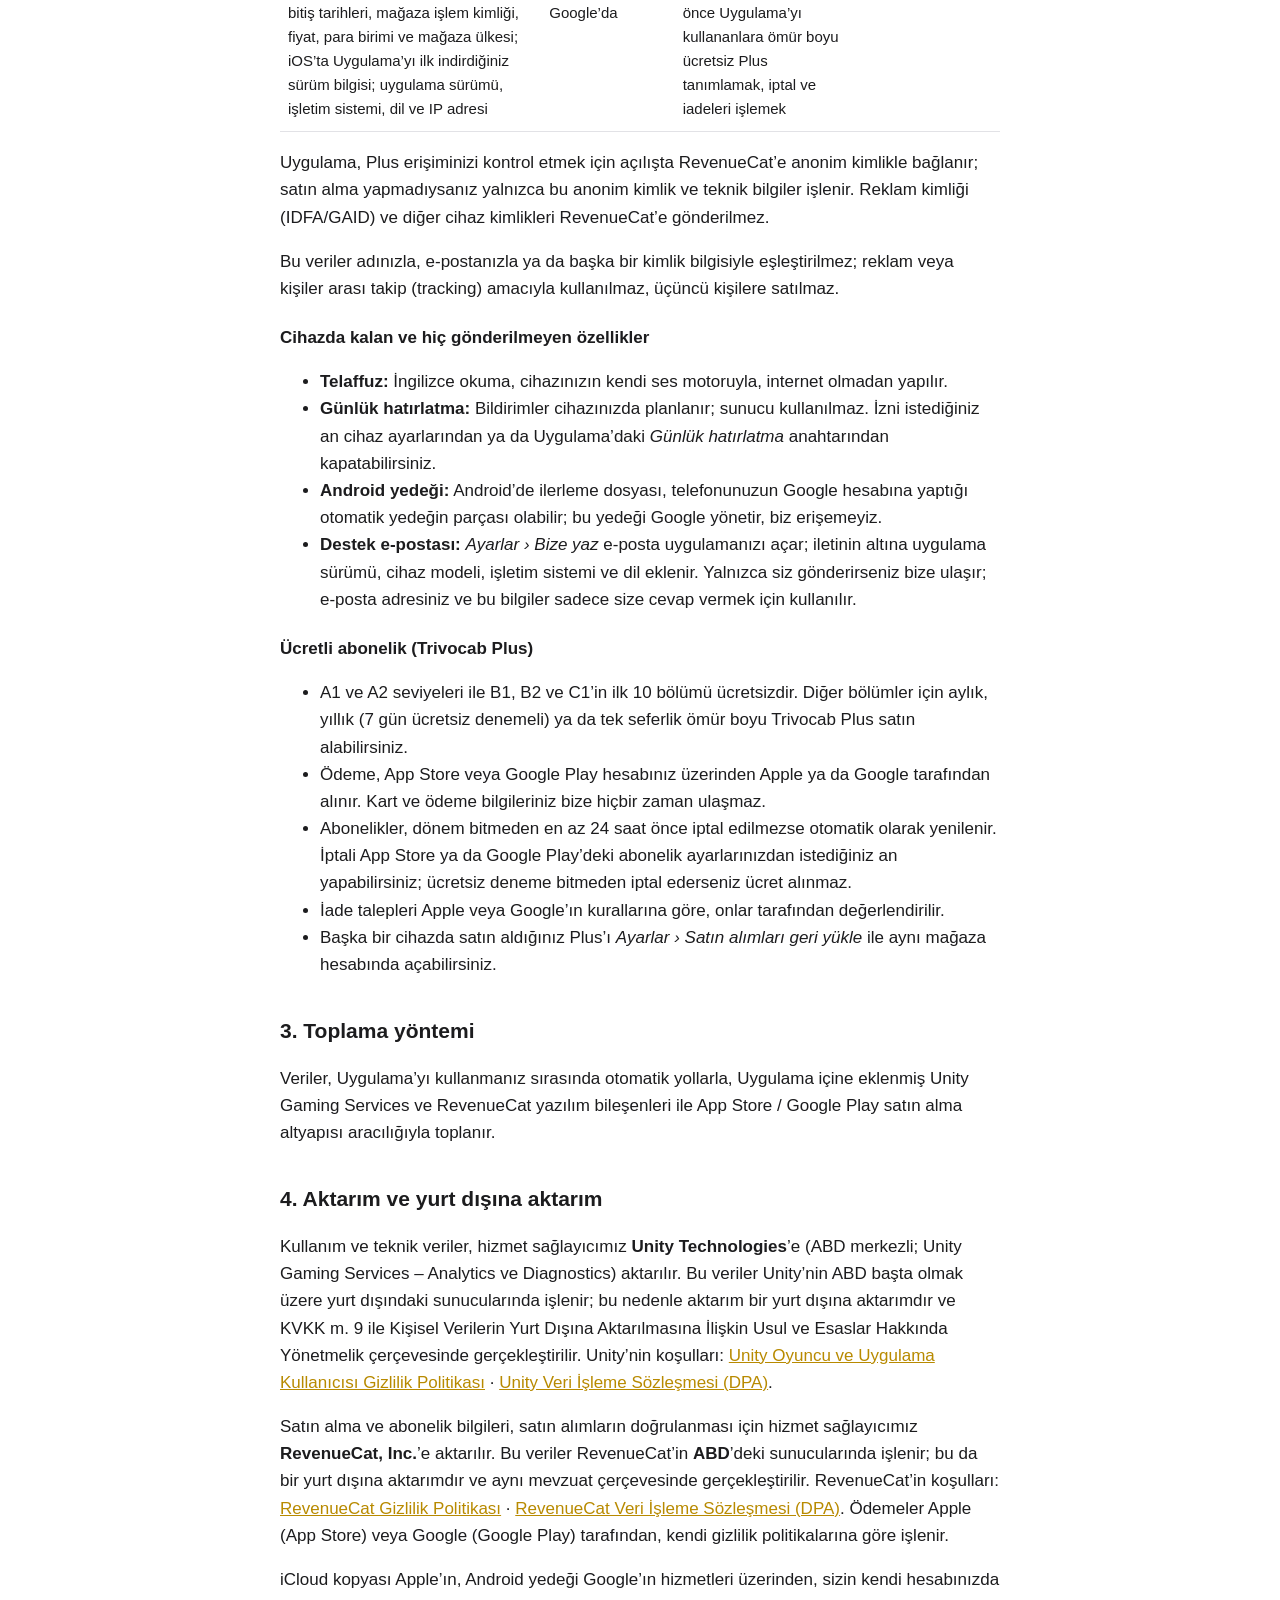
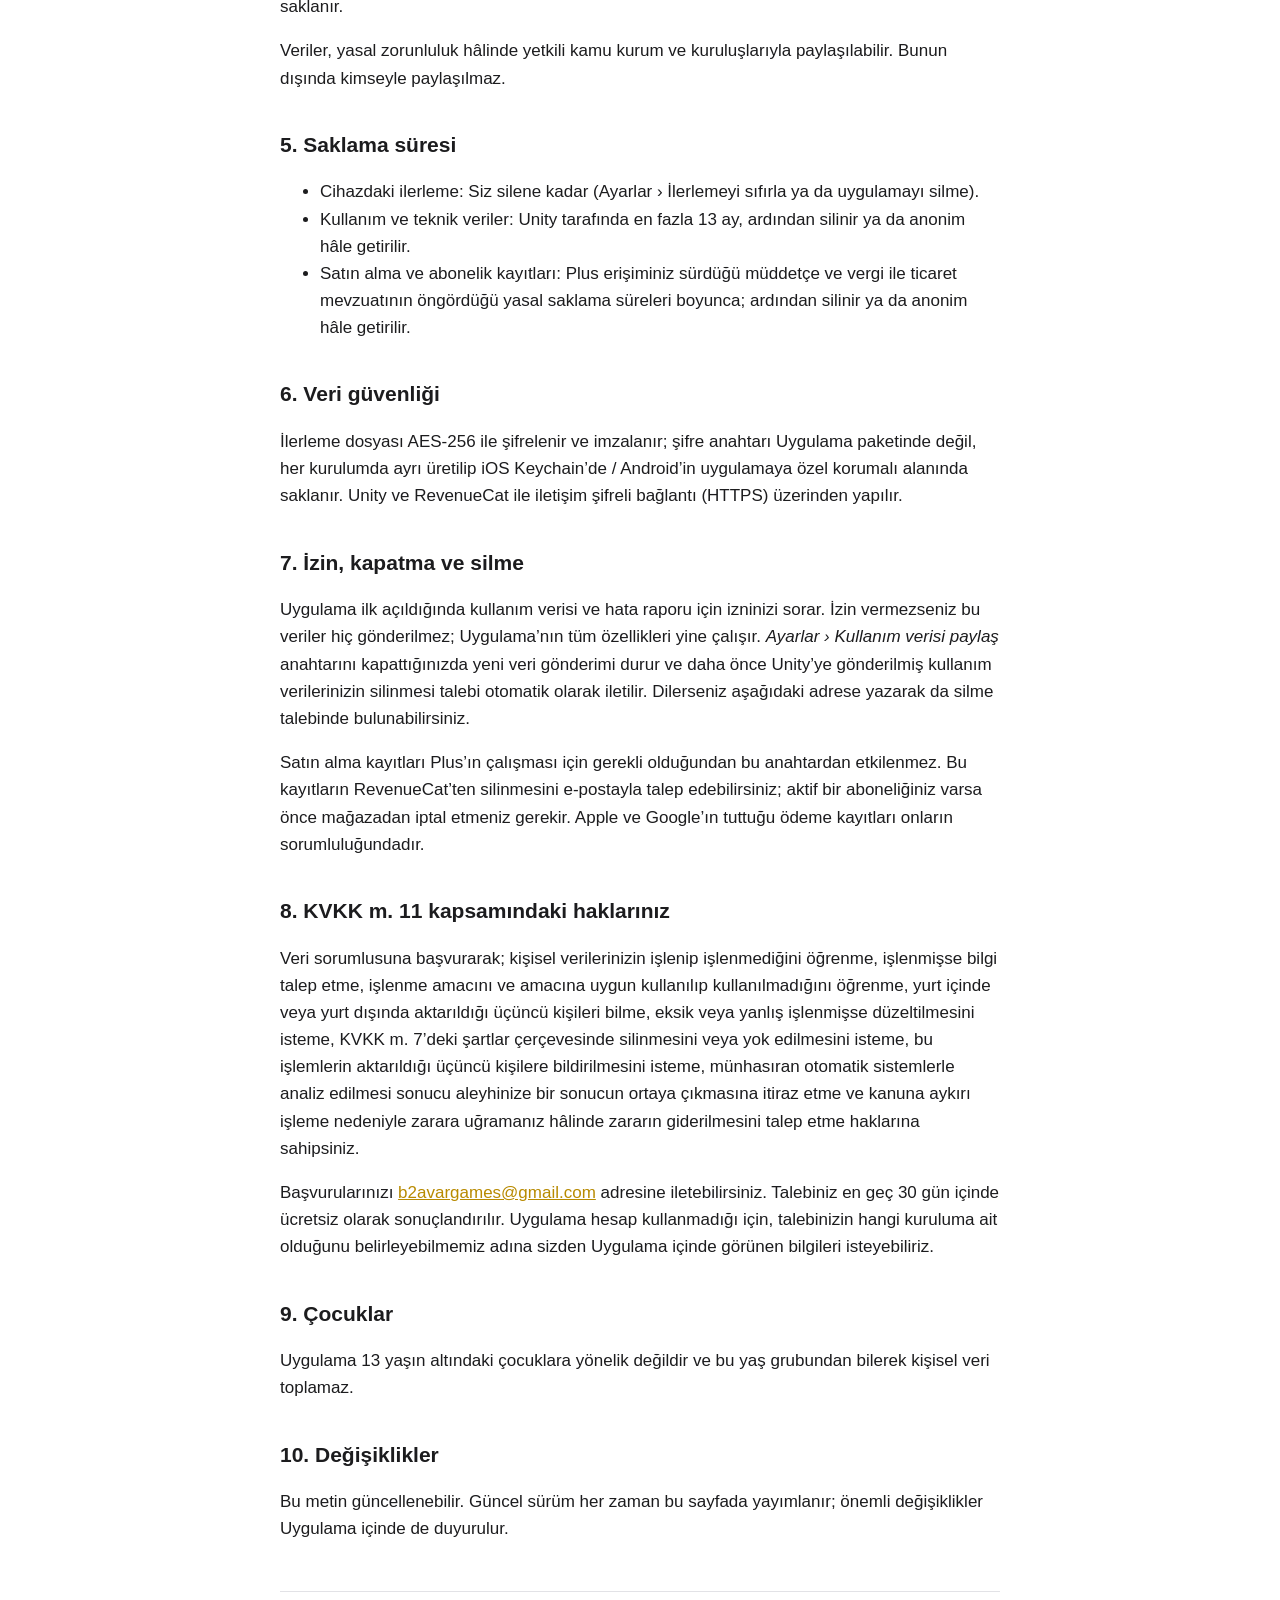
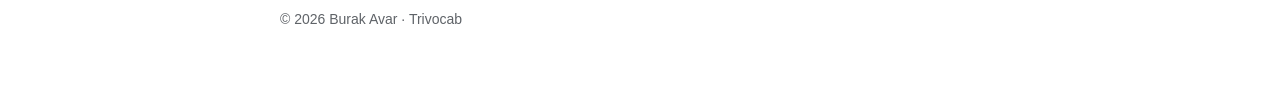
<file: tr.html>
<!DOCTYPE html>
<html lang="tr">
<head>
<meta charset="utf-8">
<meta name="viewport" content="width=device-width, initial-scale=1">
<title>Trivocab – Gizlilik Politikası ve KVKK Aydınlatma Metni</title>
<link rel="stylesheet" href="style.css">
</head>
<body>
<main>
<header>
  <div class="brand">Trivocab</div>
  <h1>Gizlilik Politikası ve KVKK Aydınlatma Metni</h1>
  <div class="meta">İlk yürürlük: 23 Eylül 2026 · Son güncelleme: 6 Kasım 2026</div>
  <div class="lang"><a href="en.html">English</a><a href="index.html">Ana sayfa</a></div>
</header>

<p>Bu metin, Trivocab mobil uygulamasını (“Uygulama”) kullanırken kişisel verilerinizin nasıl işlendiğini, 6698 sayılı Kişisel Verilerin Korunması Kanunu (“KVKK”) m. 10 kapsamındaki aydınlatma yükümlülüğü çerçevesinde açıklar.</p>

<div class="card">
  <strong>Kısaca:</strong> Hesap açmanız gerekmez; adınızı, e-postanızı, telefon numaranızı ya da konumunuzu istemeyiz. Öğrenme ilerlemeniz cihazınızda şifreli durur. Uygulama reklam göstermez ve verilerinizi satmaz. Hataları düzeltmek ve uygulamayı geliştirmek için, <strong>yalnızca izin verirseniz</strong> Unity’nin analitik ve hata raporlama hizmetini kullanırız. İzni ilk açılışta sorarız; tercihinizi <em>Ayarlar › Kullanım verisi paylaş</em> anahtarından istediğiniz an değiştirebilirsiniz. <strong>Trivocab Plus</strong> satın alırsanız ödemeyi Apple veya Google alır; kart bilgilerinizi hiçbir zaman görmeyiz. Satın alımınızı doğrulamak için hizmet sağlayıcımız RevenueCat’e anonim bir kimlik ve satın alma kaydı iletilir.
</div>

<h2>1. Veri sorumlusu</h2>
<p>Burak Avar (Uygulamanın geliştiricisi)<br>
İletişim: <a href="mailto:b2avargames@gmail.com">b2avargames@gmail.com</a></p>

<h2>2. İşlenen veriler, amaçlar ve hukuki sebepler</h2>
<table>
  <tr><th>Veri</th><th>Nerede tutulur</th><th>Amaç</th><th>Hukuki sebep (KVKK m. 5)</th></tr>
  <tr>
    <td>Öğrenme ilerlemesi (tamamlanan bölümler, yıldızlar, rozetler, seri, favori ve zayıf kelimeler) ve uygulama ayarları</td>
    <td>Yalnızca cihazınızda, şifreli ve imzalı bir dosyada. Bize gönderilmez.</td>
    <td>Uygulamanın çalışması, kaldığınız yerden devam etmeniz</td>
    <td>Hizmetin sunulması için zorunlu olması (m. 5/2-c)</td>
  </tr>
  <tr>
    <td>İlerlemenin şifreli kopyası (yalnızca iPhone/iPad)</td>
    <td>Kendi iCloud hesabınızda (Apple). Biz erişemeyiz.</td>
    <td>Aynı Apple kimliğiyle kullandığınız cihazlar arasında ilerlemenin eşitlenmesi</td>
    <td>Hizmetin sunulması (m. 5/2-c)</td>
  </tr>
  <tr>
    <td>Kullanım verileri: tamamlanan bölüm/tekrar, puan, hata sayısı, alınan rozet, seviye testi sonucu, oturum başlangıç/bitişi</td>
    <td>Unity Technologies sunucuları</td>
    <td>Uygulamanın nasıl kullanıldığını anlamak, dersleri ve zorluk seviyesini iyileştirmek</td>
    <td>Açık rıza (m. 5/1). İlk açılışta sorulur; izin vermezseniz toplanmaz, Ayarlar’dan geri alınabilir.</td>
  </tr>
  <tr>
    <td>Teknik veriler ve hata raporları: IP adresi ve buradan çıkarılan yaklaşık konum (ülke/şehir düzeyinde), kuruluma özel rastgele kimlik, iOS’ta satıcıya özel cihaz kimliği (IDFV), cihaz modeli, işletim sistemi ve dil, uygulama sürümü, çökme/hata kayıtları</td>
    <td>Unity Technologies sunucuları</td>
    <td>Çökmeleri ve hataları tespit edip düzeltmek, hizmet güvenliği</td>
    <td>Açık rıza (m. 5/1), yukarıdakiyle aynı izin</td>
  </tr>
  <tr>
    <td>Satın alma ve abonelik bilgileri: Uygulama’nın oluşturduğu anonim kullanıcı kimliği, satın alınan ürün (aylık, yıllık ya da ömür boyu Plus), satın alma, deneme, yenileme ve bitiş tarihleri, mağaza işlem kimliği, fiyat, para birimi ve mağaza ülkesi; iOS’ta Uygulama’yı ilk indirdiğiniz sürüm bilgisi; uygulama sürümü, işletim sistemi, dil ve IP adresi</td>
    <td>RevenueCat, Inc. sunucuları (ABD); ödeme kaydı ayrıca Apple veya Google’da</td>
    <td>Satın alımları doğrulamak, Plus erişimini açmak ve sürdürmek, satın alımları geri yüklemek, Plus’tan önce Uygulama’yı kullananlara ömür boyu ücretsiz Plus tanımlamak, iptal ve iadeleri işlemek</td>
    <td>Sözleşmenin kurulması ve ifası (m. 5/2-c) ve hukuki yükümlülük (m. 5/2-ç)</td>
  </tr>
</table>
<p>Uygulama, Plus erişiminizi kontrol etmek için açılışta RevenueCat’e anonim kimlikle bağlanır; satın alma yapmadıysanız yalnızca bu anonim kimlik ve teknik bilgiler işlenir. Reklam kimliği (IDFA/GAID) ve diğer cihaz kimlikleri RevenueCat’e gönderilmez.</p>
<p>Bu veriler adınızla, e-postanızla ya da başka bir kimlik bilgisiyle eşleştirilmez; reklam veya kişiler arası takip (tracking) amacıyla kullanılmaz, üçüncü kişilere satılmaz.</p>

<h3>Cihazda kalan ve hiç gönderilmeyen özellikler</h3>
<ul>
  <li><strong>Telaffuz:</strong> İngilizce okuma, cihazınızın kendi ses motoruyla, internet olmadan yapılır.</li>
  <li><strong>Günlük hatırlatma:</strong> Bildirimler cihazınızda planlanır; sunucu kullanılmaz. İzni istediğiniz an cihaz ayarlarından ya da Uygulama’daki <em>Günlük hatırlatma</em> anahtarından kapatabilirsiniz.</li>
  <li><strong>Android yedeği:</strong> Android’de ilerleme dosyası, telefonunuzun Google hesabına yaptığı otomatik yedeğin parçası olabilir; bu yedeği Google yönetir, biz erişemeyiz.</li>
  <li><strong>Destek e-postası:</strong> <em>Ayarlar › Bize yaz</em> e-posta uygulamanızı açar; iletinin altına uygulama sürümü, cihaz modeli, işletim sistemi ve dil eklenir. Yalnızca siz gönderirseniz bize ulaşır; e-posta adresiniz ve bu bilgiler sadece size cevap vermek için kullanılır.</li>
</ul>

<h3>Ücretli abonelik (Trivocab Plus)</h3>
<ul>
  <li>A1 ve A2 seviyeleri ile B1, B2 ve C1’in ilk 10 bölümü ücretsizdir. Diğer bölümler için aylık, yıllık (7 gün ücretsiz denemeli) ya da tek seferlik ömür boyu Trivocab Plus satın alabilirsiniz.</li>
  <li>Ödeme, App Store veya Google Play hesabınız üzerinden Apple ya da Google tarafından alınır. Kart ve ödeme bilgileriniz bize hiçbir zaman ulaşmaz.</li>
  <li>Abonelikler, dönem bitmeden en az 24 saat önce iptal edilmezse otomatik olarak yenilenir. İptali App Store ya da Google Play’deki abonelik ayarlarınızdan istediğiniz an yapabilirsiniz; ücretsiz deneme bitmeden iptal ederseniz ücret alınmaz.</li>
  <li>İade talepleri Apple veya Google’ın kurallarına göre, onlar tarafından değerlendirilir.</li>
  <li>Başka bir cihazda satın aldığınız Plus’ı <em>Ayarlar › Satın alımları geri yükle</em> ile aynı mağaza hesabında açabilirsiniz.</li>
</ul>

<h2>3. Toplama yöntemi</h2>
<p>Veriler, Uygulama’yı kullanmanız sırasında otomatik yollarla, Uygulama içine eklenmiş Unity Gaming Services ve RevenueCat yazılım bileşenleri ile App Store / Google Play satın alma altyapısı aracılığıyla toplanır.</p>

<h2>4. Aktarım ve yurt dışına aktarım</h2>
<p>Kullanım ve teknik veriler, hizmet sağlayıcımız <strong>Unity Technologies</strong>’e (ABD merkezli; Unity Gaming Services – Analytics ve Diagnostics) aktarılır. Bu veriler Unity’nin ABD başta olmak üzere yurt dışındaki sunucularında işlenir; bu nedenle aktarım bir yurt dışına aktarımdır ve KVKK m. 9 ile Kişisel Verilerin Yurt Dışına Aktarılmasına İlişkin Usul ve Esaslar Hakkında Yönetmelik çerçevesinde gerçekleştirilir. Unity’nin koşulları: <a href="https://unity.com/legal/game-player-and-app-user-privacy-policy">Unity Oyuncu ve Uygulama Kullanıcısı Gizlilik Politikası</a> · <a href="https://unity.com/legal/unity-data-processing-addendum-dpa">Unity Veri İşleme Sözleşmesi (DPA)</a>.</p>
<p>Satın alma ve abonelik bilgileri, satın alımların doğrulanması için hizmet sağlayıcımız <strong>RevenueCat, Inc.</strong>’e aktarılır. Bu veriler RevenueCat’in <strong>ABD</strong>’deki sunucularında işlenir; bu da bir yurt dışına aktarımdır ve aynı mevzuat çerçevesinde gerçekleştirilir. RevenueCat’in koşulları: <a href="https://www.revenuecat.com/privacy">RevenueCat Gizlilik Politikası</a> · <a href="https://www.revenuecat.com/dpa">RevenueCat Veri İşleme Sözleşmesi (DPA)</a>. Ödemeler Apple (App Store) veya Google (Google Play) tarafından, kendi gizlilik politikalarına göre işlenir.</p>
<p>iCloud kopyası Apple’ın, Android yedeği Google’ın hizmetleri üzerinden, sizin kendi hesabınızda saklanır.</p>
<p>Veriler, yasal zorunluluk hâlinde yetkili kamu kurum ve kuruluşlarıyla paylaşılabilir. Bunun dışında kimseyle paylaşılmaz.</p>

<h2>5. Saklama süresi</h2>
<ul>
  <li>Cihazdaki ilerleme: Siz silene kadar (Ayarlar › İlerlemeyi sıfırla ya da uygulamayı silme).</li>
  <li>Kullanım ve teknik veriler: Unity tarafında en fazla 13 ay, ardından silinir ya da anonim hâle getirilir.</li>
  <li>Satın alma ve abonelik kayıtları: Plus erişiminiz sürdüğü müddetçe ve vergi ile ticaret mevzuatının öngördüğü yasal saklama süreleri boyunca; ardından silinir ya da anonim hâle getirilir.</li>
</ul>

<h2>6. Veri güvenliği</h2>
<p>İlerleme dosyası AES-256 ile şifrelenir ve imzalanır; şifre anahtarı Uygulama paketinde değil, her kurulumda ayrı üretilip iOS Keychain’de / Android’in uygulamaya özel korumalı alanında saklanır. Unity ve RevenueCat ile iletişim şifreli bağlantı (HTTPS) üzerinden yapılır.</p>

<h2>7. İzin, kapatma ve silme</h2>
<p>Uygulama ilk açıldığında kullanım verisi ve hata raporu için izninizi sorar. İzin vermezseniz bu veriler hiç gönderilmez; Uygulama’nın tüm özellikleri yine çalışır. <em>Ayarlar › Kullanım verisi paylaş</em> anahtarını kapattığınızda yeni veri gönderimi durur ve daha önce Unity’ye gönderilmiş kullanım verilerinizin silinmesi talebi otomatik olarak iletilir. Dilerseniz aşağıdaki adrese yazarak da silme talebinde bulunabilirsiniz.</p>
<p>Satın alma kayıtları Plus’ın çalışması için gerekli olduğundan bu anahtardan etkilenmez. Bu kayıtların RevenueCat’ten silinmesini e-postayla talep edebilirsiniz; aktif bir aboneliğiniz varsa önce mağazadan iptal etmeniz gerekir. Apple ve Google’ın tuttuğu ödeme kayıtları onların sorumluluğundadır.</p>

<h2>8. KVKK m. 11 kapsamındaki haklarınız</h2>
<p>Veri sorumlusuna başvurarak; kişisel verilerinizin işlenip işlenmediğini öğrenme, işlenmişse bilgi talep etme, işlenme amacını ve amacına uygun kullanılıp kullanılmadığını öğrenme, yurt içinde veya yurt dışında aktarıldığı üçüncü kişileri bilme, eksik veya yanlış işlenmişse düzeltilmesini isteme, KVKK m. 7’deki şartlar çerçevesinde silinmesini veya yok edilmesini isteme, bu işlemlerin aktarıldığı üçüncü kişilere bildirilmesini isteme, münhasıran otomatik sistemlerle analiz edilmesi sonucu aleyhinize bir sonucun ortaya çıkmasına itiraz etme ve kanuna aykırı işleme nedeniyle zarara uğramanız hâlinde zararın giderilmesini talep etme haklarına sahipsiniz.</p>
<p>Başvurularınızı <a href="mailto:b2avargames@gmail.com">b2avargames@gmail.com</a> adresine iletebilirsiniz. Talebiniz en geç 30 gün içinde ücretsiz olarak sonuçlandırılır. Uygulama hesap kullanmadığı için, talebinizin hangi kuruluma ait olduğunu belirleyebilmemiz adına sizden Uygulama içinde görünen bilgileri isteyebiliriz.</p>

<h2>9. Çocuklar</h2>
<p>Uygulama 13 yaşın altındaki çocuklara yönelik değildir ve bu yaş grubundan bilerek kişisel veri toplamaz.</p>

<h2>10. Değişiklikler</h2>
<p>Bu metin güncellenebilir. Güncel sürüm her zaman bu sayfada yayımlanır; önemli değişiklikler Uygulama içinde de duyurulur.</p>

<footer>© 2026 Burak Avar · Trivocab</footer>
</main>
</body>
</html>
</file>
<file: style.css>
:root {
  --bg: #ffffff;
  --text: #1c1c1e;
  --muted: #5f6368;
  --accent: #b88a00;
  --card: #f5f5f7;
  --line: #e2e2e6;
}
@media (prefers-color-scheme: dark) {
  :root {
    --bg: #0e0e10;
    --text: #ededf2;
    --muted: #a0a3aa;
    --accent: #f1c40f;
    --card: #1a1a1d;
    --line: #2a2a2f;
  }
}
* { box-sizing: border-box; }
body {
  margin: 0;
  background: var(--bg);
  color: var(--text);
  font: 17px/1.6 -apple-system, BlinkMacSystemFont, "Segoe UI", Roboto, Helvetica, Arial, sans-serif;
}
main { max-width: 760px; margin: 0 auto; padding: 32px 20px 64px; }
header { margin-bottom: 28px; }
.brand { color: var(--accent); font-weight: 700; font-size: 15px; letter-spacing: .06em; text-transform: uppercase; }
h1 { font-size: 30px; line-height: 1.25; margin: 6px 0 8px; }
h2 { font-size: 21px; margin: 36px 0 10px; }
h3 { font-size: 17px; margin: 22px 0 6px; }
p, li { color: var(--text); }
.meta { color: var(--muted); font-size: 15px; }
.lang { margin-top: 10px; font-size: 15px; }
.lang a { color: var(--accent); text-decoration: none; margin-right: 14px; }
.card { background: var(--card); border: 1px solid var(--line); border-radius: 14px; padding: 16px 18px; margin: 16px 0; }
table { width: 100%; border-collapse: collapse; margin: 12px 0; font-size: 15px; }
th, td { text-align: left; vertical-align: top; padding: 10px 8px; border-bottom: 1px solid var(--line); }
th { color: var(--muted); font-weight: 600; }
a { color: var(--accent); }
footer { margin-top: 48px; color: var(--muted); font-size: 14px; border-top: 1px solid var(--line); padding-top: 16px; }
.choice { display: block; background: var(--card); border: 1px solid var(--line); border-radius: 14px; padding: 18px 20px; margin: 12px 0; text-decoration: none; color: var(--text); font-weight: 600; }
.choice span { display: block; color: var(--muted); font-weight: 400; font-size: 15px; }
</file>
